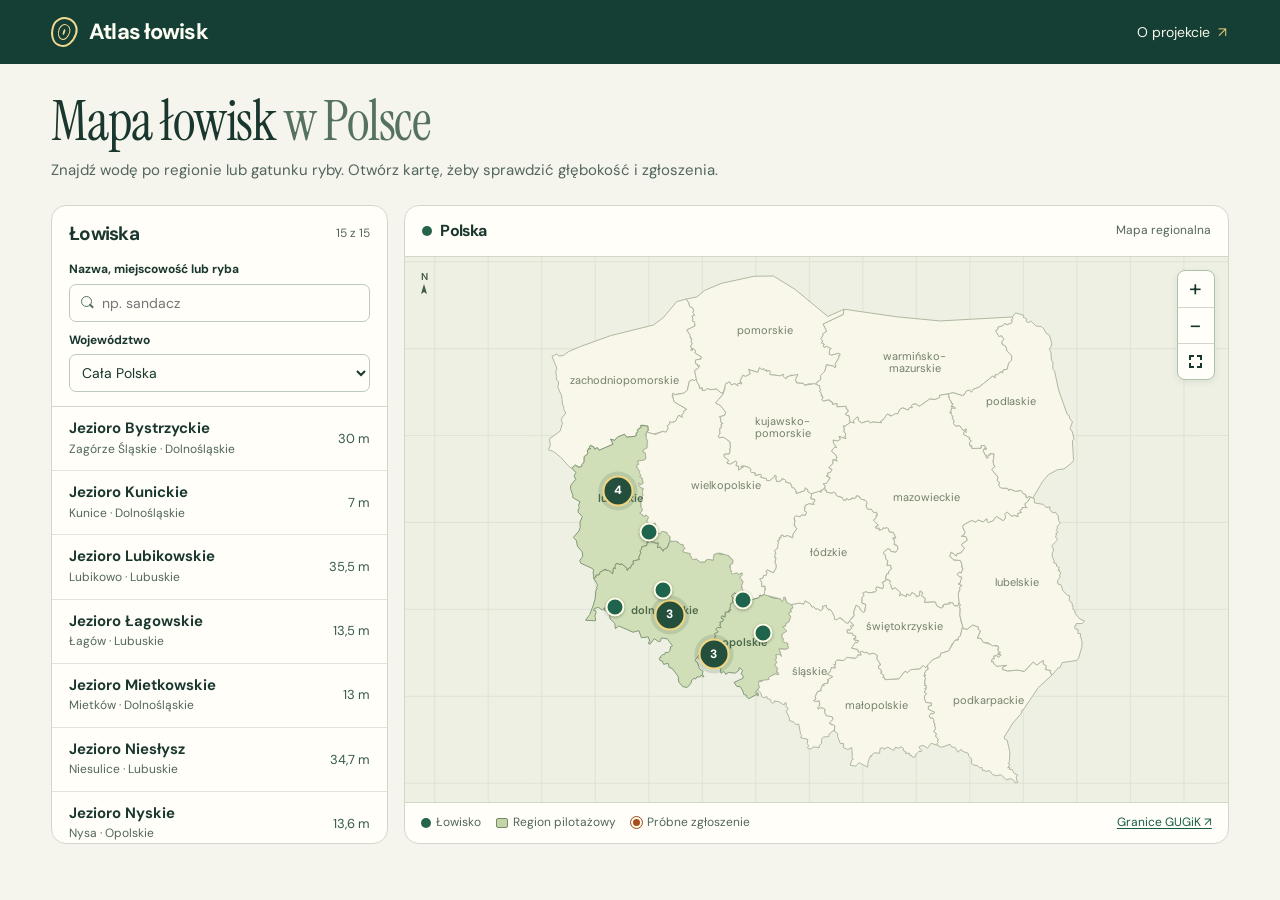
<file: Atlas_lowisk.html>
<!doctype html>
<html lang="pl">
<head>
  <meta charset="utf-8">
  <meta name="viewport" content="width=device-width, initial-scale=1">
  <meta name="theme-color" content="#123e35">
  <title>Atlas łowisk • Mapa Polski</title>
  <link rel="icon" href="data:,">
  <style>
@font-face {
  font-family: "DM Sans";
  src: url("[data-uri]") format("woff");
  font-weight: 100 1000;
  font-display: swap;
}

@font-face {
  font-family: "Instrument Serif";
  src: url("[data-uri]") format("woff");
  font-weight: 400;
  font-display: swap;
}

:root {
  --paper: #f6f5ed;
  --card: #fffef8;
  --ink: #19372e;
  --muted: #52665a;
  --line: #d2d8c9;
  --green: #174d3d;
  --serif: "Instrument Serif",Georgia,serif;
  --sans: "DM Sans",Arial,sans-serif;
}

* {
  box-sizing: border-box;
}

body {
  margin: 0;
  background: var(--paper);
  color: var(--ink);
  font: 16px/1.48 var(--sans);
}

button,input,select {
  font: inherit;
  color: inherit;
}

button,select,summary {
  cursor: pointer;
}

button:focus-visible,a:focus-visible,select:focus-visible,input:focus-visible,summary:focus-visible {
  outline: 3px solid #be6529;
  outline-offset: 3px;
}

a {
  color: #185b49;
  text-underline-offset: .16em;
}

button:disabled {
  opacity: .55;
  cursor: default;
}

.wrap {
  width: min(1450px,calc(100% - 8vw));
  margin: auto;
}

.site-header {
  background: #153f34;
  color: #fffef4;
}

.nav {
  min-height: 64px;
  display: flex;
  align-items: center;
  justify-content: space-between;
}

.brand {
  display: flex;
  align-items: center;
  gap: 12px;
  font-weight: 720;
  letter-spacing: -.04em;
  font-size: 22px;
}

.mark {
  position: relative;
  display: inline-block;
  width: 26px;
  height: 30px;
  border: 2px solid #f1d992;
  border-radius: 50% 50% 46% 46% / 43% 43% 57% 57%;
  transform: rotate(18deg);
}

.mark i {
  position: absolute;
  inset: 5px;
  border: 1.5px solid #f1d992;
  border-radius: inherit;
}

.mark i:before {
  content: "";
  position: absolute;
  inset: 4px;
  border: 1.5px solid #f1d992;
  border-radius: 50%;
}

.nav-link {
  font-size: 14px;
  color: #f7f7eb;
  border: 0;
  background: transparent;
  padding: 10px 2px;
}

.nav-link span {
  color: #e4c67c;
  margin-left: 4px;
}

.intro {
  padding: 30px 0 24px;
}

.intro h1 {
  font: 400 clamp(43px,4.3vw,66px)/1.01 var(--serif);
  letter-spacing: -.022em;
  margin: 0 0 9px;
}

.intro h1 em {
  font-family: inherit;
  font-style: normal;
  color: #557260;
}

.intro p {
  margin: 0;
  font-size: 15px;
  color: var(--muted);
}

.dashboard {
  display: grid;
  grid-template-columns: minmax(278px,337px) minmax(0,1fr);
  gap: 16px;
  align-items: stretch;
}

.directory,.map-panel {
  border: 1px solid var(--line);
  background: var(--card);
  border-radius: 15px;
  overflow: hidden;
}

.directory {
  display: flex;
  flex-direction: column;
  height: clamp(525px,71vh,730px);
}

.section-head,.filter-box {
  padding: 14px 17px;
}

.section-head {
  display: flex;
  align-items: center;
  justify-content: space-between;
  padding-bottom: 5px;
}

.section-head h2,.map-top h2 {
  font-size: 19px;
  font-weight: 690;
  letter-spacing: -.04em;
  margin: 0;
}

.section-head span {
  font-size: 12px;
  color: var(--muted);
}

.filter-box {
  display: grid;
  gap: 5px;
  padding-top: 8px;
  border-bottom: 1px solid var(--line);
}

label {
  font-size: 12px;
  font-weight: 700;
}

.filter-box label:not(:first-child) {
  margin-top: 5px;
}

input,select {
  width: 100%;
  border: 1px solid #bdcaba;
  border-radius: 7px;
  background: #fffef9;
  height: 38px;
  font-size: 14px;
}

select {
  padding: 5px 8px;
}

.search-wrap {
  position: relative;
}

.search-wrap input {
  padding: 5px 12px 5px 32px;
}

.glass {
  position: absolute;
  left: 12px;
  top: 12px;
  width: 11px;
  height: 11px;
  border: 1.5px solid #557163;
  border-radius: 50%;
}

.glass:after {
  position: absolute;
  content: "";
  height: 1.5px;
  width: 5px;
  background: #557163;
  transform: rotate(45deg);
  top: 8px;
  left: 7px;
}

.lake-list {
  overflow: auto;
  flex: 1;
  scrollbar-width: thin;
  scrollbar-color: #a4b5a0 transparent;
}

.lake-row {
  display: grid;
  grid-template-columns: 1fr auto;
  align-items: center;
  gap: 8px;
  width: 100%;
  padding: 12px 17px;
  background: none;
  border: 0;
  border-bottom: 1px solid #e1e5d8;
  text-align: left;
}

.lake-row:hover,.lake-row:focus-visible {
  background: #eaf0dd;
}

.lake-row b,.lake-row small {
  display: block;
}

.lake-row b {
  font-size: 15px;
  font-weight: 670;
  line-height: 1.22;
}

.lake-row small {
  color: var(--muted);
  font-size: 12px;
  margin-top: 3px;
}

.depth-mini {
  font-variant-numeric: tabular-nums;
  font-size: 13px;
  color: #355b4c;
}

.empty {
  padding: 14px 17px;
}

.empty p {
  margin-top: 0;
}

.map-panel {
  display: flex;
  flex-direction: column;
  min-width: 0;
}

.map-top {
  display: flex;
  align-items: center;
  justify-content: space-between;
  padding: 12px 17px;
  min-height: 50px;
}

.map-top>div {
  display: flex;
  align-items: center;
  gap: 8px;
}

.map-top h2 {
  font-size: 16px;
}

.live-dot,.water-dot {
  display: inline-block;
  width: 10px;
  height: 10px;
  border-radius: 50%;
  background: #24644d;
}

.coord-label,.map-key {
  font-size: 12px;
  color: var(--muted);
}

.map {
  position: relative;
  isolation: isolate;
  flex: 1;
  background: #edf0e3;
  min-height: 355px;
  overflow: hidden;
  touch-action: none;
  cursor: grab;
  border-block: 1px solid var(--line);
}

.map.dragging {
  cursor: grabbing;
}

.map canvas,.pins {
  position: absolute;
  inset: 0;
  width: 100%;
  height: 100%;
}

.pins {
  pointer-events: none;
}

.pin {
  touch-action: manipulation;
  position: absolute;
  pointer-events: auto;
  transform: translate(-50%,-50%);
  border: 2px solid #fffbe7;
  border-radius: 100%;
  background: #1f644c;
  box-shadow: 0 1px 3px #233c2b6b;
  width: 19px;
  height: 19px;
  padding: 0;
  color: #fff;
  font-size: 12px;
  font-weight: 750;
  display: grid;
  place-items: center;
}

.pin:before {
  content: "";
  position: absolute;
  inset: -7px;
  border-radius: 50%;
}

.pin.cluster {
  width: 31px;
  height: 31px;
  background: #234f3c;
  border: 2px solid #f2d681;
  box-shadow: 0 0 0 4px #315b3d29;
}

.pin:hover,.pin:focus-visible {
  z-index: 3;
  box-shadow: 0 0 0 5px #b7a45178;
}

.map-tools {
  position: absolute;
  right: 13px;
  top: 13px;
  display: grid;
  background: var(--card);
  border: 1px solid #b1c2ac;
  border-radius: 8px;
  overflow: hidden;
  box-shadow: 0 2px 7px #233c2b15;
}

.map-tools button {
  border: 0;
  background: transparent;
  width: 36px;
  height: 36px;
  font-size: 23px;
  display: grid;
  place-items: center;
  line-height: 1;
}

.map-tools button+button {
  border-top: 1px solid var(--line);
}

.map-tools button:hover {
  background: #e6eddf;
}

.fit-icon {
  width: 13px;
  height: 13px;
  display: block;
  background: linear-gradient(var(--ink),var(--ink)) left top/5px 2px,linear-gradient(var(--ink),var(--ink)) left top/2px 5px,linear-gradient(var(--ink),var(--ink)) right top/5px 2px,linear-gradient(var(--ink),var(--ink)) right top/2px 5px,linear-gradient(var(--ink),var(--ink)) left bottom/5px 2px,linear-gradient(var(--ink),var(--ink)) left bottom/2px 5px,linear-gradient(var(--ink),var(--ink)) right bottom/5px 2px,linear-gradient(var(--ink),var(--ink)) right bottom/2px 5px;
  background-repeat: no-repeat;
}

.map-key {
  padding: 11px 16px;
  display: flex;
  align-items: center;
  gap: 15px;
  flex-wrap: wrap;
}

.map-key span {
  display: inline-flex;
  align-items: center;
  gap: 5px;
}

.map-key a {
  margin-left: auto;
}

.sector {
  width: 12px;
  height: 10px;
  background: #c4d6a9;
  border: 1px solid #788965;
  border-radius: 2px;
}

.status {
  color: #81501f;
  font-size: 14px;
  margin: 10px 0 15px;
}

.status:empty {
  display: none;
}

dialog {
  padding: 0;
  border: 1px solid #ccd3c5;
  border-radius: 17px;
  background: var(--card);
  color: var(--ink);
  width: min(530px,calc(100% - 28px));
  max-height: 90dvh;
  box-shadow: 0 18px 65px #123a2d3b;
}

dialog::backdrop {
  background: rgba(17,42,32,.48);
}

.dialog-top {
  display: flex;
  align-items: center;
  justify-content: space-between;
  padding: 12px 21px;
  border-bottom: 1px solid var(--line);
}

.dialog-label {
  font-size: 13px;
  font-weight: bold;
}

.close {
  width: 34px;
  height: 34px;
  border-radius: 50%;
  border: 1px solid var(--line);
  background: var(--card);
  font-size: 23px;
  line-height: 1;
}

.detail-body {
  padding: 20px 24px 23px;
}

.detail-body h2 {
  font: 400 43px/1.02 var(--serif);
  letter-spacing: -.015em;
  margin: 5px 0;
}

.detail-body h3 {
  margin: 0;
  font-size: 14px;
}

.detail-body>p {
  margin-top: 10px;
}

.region-name,.town-name {
  font-size: 14px;
  color: var(--muted);
  margin: 0!important;
}

.facts {
  display: grid;
  grid-template-columns: .9fr 1.2fr;
  gap: 12px;
  margin: 18px 0;
  background: #edf1e2;
  padding: 15px;
  border-radius: 10px;
}

.facts h3 {
  font-size: 12px;
  color: #385647;
}

.facts strong {
  display: block;
  font: 400 39px/1.1 var(--serif);
  margin-top: 5px;
}

.fish {
  display: flex;
  flex-wrap: wrap;
  gap: 4px;
  list-style: none;
  padding: 0;
  margin: 7px 0 0;
}

.fish li {
  font-size: 12px;
  padding: 2px 6px;
  border-radius: 5px;
  border: 1px solid #c5d3b8;
  background: #fafbec;
}

.report-heading {
  display: flex;
  align-items: center;
  justify-content: space-between;
  gap: 8px;
}

.test-badge {
  background: #f4e6c5;
  color: #714716;
  border-radius: 12px;
  font-size: 11px;
  padding: 3px 8px;
  font-weight: bold;
}

.reports p,.sources,.detail-body>p {
  font-size: 14px;
}

.reports p {
  margin: 8px 0;
  color: var(--muted);
}

.primary,.secondary {
  border-radius: 7px;
  border: 1px solid #34634f;
  padding: 8px 12px;
  font-size: 13px;
  font-weight: 650;
  background: var(--green);
  color: #fff;
}

.secondary {
  background: transparent;
  color: var(--green);
}

#report-actions {
  display: flex;
  gap: 8px;
  flex-wrap: wrap;
}

.reports .feedback {
  color: #735029;
}

.sources {
  margin-top: 18px;
  padding-top: 10px;
  border-top: 1px solid var(--line);
}

.sources summary {
  font-weight: 650;
}

.sources ul {
  padding-left: 18px;
  margin-block: 8px;
}

.sources p {
  color: var(--muted);
  margin: 0;
}

#about-dialog p {
  line-height: 1.5;
}

@media(max-width:860px) {
  .wrap {
    width: calc(100% - 34px);
  }
  .dashboard {
    grid-template-columns: 255px minmax(0,1fr);
    gap: 10px;
  }
  .map-key {
    gap: 8px;
  }
  .map-key a {
    margin-left: 0;
  }
  .map-tools {
    right: 8px;
    top: 8px;
  }
  .intro {
    padding: 23px 0 18px;
  }
}

@media(max-width:695px) {
  .wrap {
    width: calc(100% - 24px);
  }
  .nav {
    min-height: 52px;
  }
  .brand {
    font-size: 19px;
  }
  .mark {
    height: 24px;
    width: 21px;
  }
  .intro {
    padding: 18px 0 14px;
  }
  .intro h1 {
    font-size: 41px;
  }
  .intro p {
    font-size: 13px;
    line-height: 1.4;
  }
  .dashboard {
    display: flex;
    flex-direction: column;
  }
  .directory {
    display: contents;
  }
  .section-head {
    order: 3;
    padding: 4px 3px;
  }
  .filter-box {
    order: 1;
    display: grid;
    grid-template-columns: 1.08fr .92fr;
    column-gap: 9px;
    row-gap: 3px;
    border: 0;
    padding: 0;
  }
  .filter-box label:first-child {
    grid-column: 1;
    grid-row: 1;
  }
  .filter-box .search-wrap {
    grid-column: 1;
    grid-row: 2;
  }
  .filter-box label[for=region] {
    grid-column: 2;
    grid-row: 1;
    margin: 0;
  }
  .filter-box select {
    grid-column: 2;
    grid-row: 2;
  }
  .map-panel {
    order: 2;
  }
  .lake-list {
    order: 4;
    border: 1px solid var(--line);
    border-radius: 10px;
    background: var(--card);
    margin-bottom: 15px;
    overflow: visible;
  }
  .map {
    height: clamp(272px,41vh,380px);
    min-height: 0;
    flex: auto;
  }
  .map-top {
    min-height: 36px;
    padding: 6px 11px;
  }
  .map-key {
    padding: 6px 9px;
    font-size: 10px;
    gap: 8px;
  }
  .map-key a {
    margin-left: auto;
  }
  .coord-label {
    font-size: 11px;
  }
  .lake-row {
    padding: 12px 13px;
  }
  .detail-body {
    padding: 16px;
  }
  .detail-body h2 {
    font-size: 36px;
  }
  .facts {
    padding: 12px;
    gap: 8px;
  }
  .nav-link {
    font-size: 13px;
  }
}

.notice-dot {
  width: 11px;
  height: 11px;
  border: 2px solid #fffbe7;
  border-radius: 50%;
  background: #a64e1e;
  outline: 1px solid #98491c;
}

.pin.with-report {
  background: #9a451d;
  box-shadow: 0 0 0 3px #e3a85c77;
}

.lake-row .notice-label {
  color: #8b431f;
  font-weight: 650;
}

.own-note {
  font-size: 13px;
  color: #516454;
}

.demo-role {
  display: flex;
  align-items: center;
  gap: 10px;
  margin-top: 10px;
}

.demo-role select {
  width: auto;
  height: 32px;
}

</style>
  
  
</head>
<body>
<header class="site-header">
  <div class="wrap nav">
    <div class="brand"><span class="mark" aria-hidden="true"><i></i></span><span>Atlas łowisk</span></div>
    <button id="about-open" class="nav-link">O projekcie <span aria-hidden="true">↗</span></button>
  </div>
</header>
<main class="wrap">
  <div class="intro">
    <h1>Mapa łowisk <em>w Polsce</em></h1>
    <p>Znajdź wodę po regionie lub gatunku ryby. Otwórz kartę, żeby sprawdzić głębokość i zgłoszenia.</p>
  </div>
  <div class="dashboard">
    <section class="directory" aria-labelledby="directory-title">
      <div class="section-head"><h2 id="directory-title">Łowiska</h2><span id="result-count" aria-live="polite"></span></div>
      <div class="filter-box">
        <label for="search">Nazwa, miejscowość lub ryba</label>
        <div class="search-wrap"><span class="glass" aria-hidden="true"></span><input type="search" id="search" placeholder="np. sandacz" autocomplete="off"></div>
        <label for="region">Województwo</label>
        <select id="region"><option value="">Cała Polska</option></select>
      </div>
      <div id="lake-list" class="lake-list"></div>
    </section>
    <section class="map-panel" aria-label="Interaktywna mapa łowisk">
      <div class="map-top"><div><span class="live-dot" aria-hidden="true"></span><h2 id="map-title">Polska</h2></div><span class="coord-label">Mapa regionalna</span></div>
      <div id="map" class="map" aria-label="Mapa województw. Te same łowiska są dostępne na liście.">
        <canvas id="geography" aria-hidden="true"></canvas>
        <div id="pins" class="pins"></div>
        <div class="map-tools"><button id="zoom-in" aria-label="Powiększ mapę" title="Powiększ">+</button><button id="zoom-out" aria-label="Pomniejsz mapę" title="Pomniejsz">−</button><button id="map-home" aria-label="Pokaż całą Polskę" title="Cała Polska"><span class="fit-icon" aria-hidden="true"></span></button></div>
      </div>
      <div class="map-key"><span><i class="water-dot"></i> Łowisko</span><span><i class="sector"></i> Region pilotażowy</span><span><i class="notice-dot"></i> Próbne zgłoszenie</span><a href="https://github.com/waszkiewiczja/GeoJSON-Polska-Wojewodztwa-Powiaty-Gminy" target="_blank" rel="noreferrer">Granice GUGiK ↗</a></div>
    </section>
  </div>
  <p id="app-status" class="status" role="status"></p>
</main>
<dialog id="lake-dialog" aria-labelledby="detail-name">
  <div class="dialog-top"><span class="dialog-label">Karta łowiska</span><button class="close" data-close aria-label="Zamknij kartę łowiska">×</button></div>
  <div class="detail-body">
    <p id="detail-region" class="region-name"></p><h2 id="detail-name"></h2><p id="detail-town" class="town-name"></p>
    <div class="facts"><div><h3>Głębokość maksymalna</h3><strong id="detail-depth"></strong></div><div><h3>Gatunki ryb</h3><ul id="detail-fish" class="fish"></ul></div></div>
    <section class="reports" aria-labelledby="report-heading"><div class="report-heading"><h3 id="report-heading">Zgłoszenia kontroli</h3><span class="test-badge">Tryb testowy</span></div><p id="report-intro"></p><div id="report-actions"></div><p id="report-status" class="feedback" aria-live="polite"></p></section>
    <details class="sources"><summary>Źródła danych o łowisku</summary><ul id="detail-sources"></ul><p>Głębokość podajemy według wskazanego źródła. Poziom wody może się zmieniać.</p></details>
  </div>
</dialog>
<dialog id="about-dialog" aria-labelledby="about-heading">
  <div class="dialog-top"><span class="dialog-label">Projekt szkolny</span><button class="close" data-close aria-label="Zamknij informacje o projekcie">×</button></div>
  <div class="detail-body"><h2 id="about-heading">O atlasie</h2><p>Atlas obejmuje 15 łowisk w województwach dolnośląskim, opolskim i lubuskim. Wybierz region na mapie lub w filtrze. Liczba w znaczniku oznacza kilka pobliskich łowisk. Kliknij ją, by je rozdzielić.</p><p>W module próbnych kontroli używamy fikcyjnych zdarzeń przypisanych do całego akwenu. Wpis wygasa po dwóch godzinach. Dwóch niezależnych testerów może ukryć błędny wpis, oznaczając go jako pomyłkę.</p><p id="about-mode"></p><p><a href="https://docs.google.com/document/d/19-anXV_sCFhmBsD43IFtxT1gCtv0Eo87KuHjEX9sEw0/edit?usp=drivesdk" target="_blank" rel="noreferrer">Cel SMART i rejestr ryzyk ↗</a></p></div>
</dialog>
<script>window.ATLAS_PREVIEW = {"lakes":[{"id":"mietkowskie","name":"Jezioro Mietkowskie","region":"dolnośląskie","town":"Mietków","lat":50.95616,"lon":16.61845,"depth":13,"fish":["sandacz","leszcz","karp","lin","szczupak","okoń"],"sources":[["Wody Polskie • głębokość i ryby","https://wroclaw.wody.gov.pl/images/Aktualnosci/2024/Wykaz_Obiektw_udostpnionych_do_zwiedzania_RZGW_we_Wrocawiu_-_Aktywni_Bkitni_2023-2024.pdf"],["Stanica PZW Mietków • ryby","https://mietkow.pzw.wroclaw.pl/wedkarstwo/"],["Polskie Łowiska • położenie","https://polskielowiska.pl/wody/zbiornik-mietkow-wroclawiu"]]},{"id":"slup","name":"Zbiornik Słup","region":"dolnośląskie","town":"Męcinka","lat":51.09683,"lon":16.12469,"depth":21,"fish":["amur","boleń","karaś","karp"],"sources":[["Powiat Jaworski • głębokość","https://www.spjawor-bip.pbox.pl/public/get_file.php?id=189574"],["Fishster • ryby","https://fishster.pl/lowiska/zbiornik-slup-635"],["Polskie Łowiska • położenie","https://polskielowiska.pl/wody/zbiornik-s-up-legnicy"]]},{"id":"kunickie","name":"Jezioro Kunickie","region":"dolnośląskie","town":"Kunice","lat":51.22489,"lon":16.26234,"depth":7,"fish":["leszcz","okoń","szczupak","sandacz"],"sources":[["Gmina Kunice • głębokość i ryby","https://www.kunice.pl/2019/07/02/jezioro-kunickie/"],["Polskie Łowiska • położenie","https://polskielowiska.pl/wody/kunice"]]},{"id":"zlotnickie","name":"Jezioro Złotnickie","region":"dolnośląskie","town":"Złotniki Lubańskie","lat":51.02329,"lon":15.36493,"depth":22,"fish":["sandacz","szczupak","okoń","leszcz","lin"],"sources":[["Polskie Łowiska • opis akwenu i położenie","https://polskielowiska.pl/wody/zlotnickie"]]},{"id":"bystrzyckie","name":"Jezioro Bystrzyckie","region":"dolnośląskie","town":"Zagórze Śląskie","lat":50.75177,"lon":16.42757,"depth":30,"fish":["szczupak","sandacz","okoń","leszcz"],"sources":[["Polskie Łowiska • opis akwenu i położenie","https://polskielowiska.pl/wody/jezioro-bystrzyckie-w-zagorzu-slaskim-iv1-obwod-rybacki-rzeki-bystrzyca-nr-1"]]},{"id":"turawskie","name":"Jezioro Turawskie","region":"opolskie","town":"Turawa","lat":50.72547,"lon":18.1325,"depth":13,"fish":["leszcz","krąp","sandacz","szczupak","okoń"],"sources":[["PZW • głębokość i ryby","https://kielce.pzw.pl/strefa-wedkarza/lowiska-i-wody-pzw/13-zbiornik-turawa_zhLjiU9kH9f3zPNG4W7m"],["Wędkownik • położenie","https://wedkownik.pl/jeziora/jezioro-turawskie-pl-16/"]]},{"id":"nyskie","name":"Jezioro Nyskie","region":"opolskie","town":"Nysa","lat":50.45392,"lon":17.26022,"depth":13.6,"fish":["leszcz","sandacz","szczupak","sum","lin"],"sources":[["PZW • głębokość i ryby","https://om.pzw.pl/strefa-wedkarza/lowiska-i-wody-pzw/15-zbiornik-nysa_GKiyFGBDTGCKlWS7Vgxw"],["Wędkownik • położenie","https://wedkownik.pl/jeziora/jezioro-nyskie-pl-16/"]]},{"id":"otmuchowskie","name":"Jezioro Otmuchowskie","region":"opolskie","town":"Otmuchów","lat":50.46502,"lon":17.11965,"depth":18.4,"fish":["karaś","karp","leszcz","okoń"],"sources":[["Fishster • głębokość i ryby","https://fishster.pl/lowiska/jezioro-otmuchowskie-604"],["Wędkownik • położenie","https://wedkownik.pl/jeziora/jezioro-otmuchowskie-pl-16/"]]},{"id":"michalice","name":"Zbiornik Michalice","region":"opolskie","town":"Namysłów","lat":51.10879,"lon":17.75757,"depth":3,"fish":["szczupak","lin","płoć","leszcz","sandacz"],"sources":[["PZW • głębokość i ryby","https://opole.pzw.pl/strefa-wedkarza/lowiska-i-wody-pzw/16-zbiornik-michalice_3cyUX4qmERyhbvYgCpj6"],["HardFish • położenie","https://hardfish.pl/lowiska/pzw/zbiornik-michalice"]]},{"id":"nowaki","name":"Zbiornik Nowaki","region":"opolskie","town":"Pakosławice","lat":50.53607,"lon":17.25554,"depth":7,"fish":["karp","amur","leszcz","okoń","sandacz"],"sources":[["Przewodnik PZW • głębokość i ryby","https://opole.pzw.pl/brepo/panel_repo/2023/06/24/xnvjy7/opolskie-kwitnace-wedkarstwo.pdf"],["fishRadar • położenie","https://fishradar.pl/lowiska/opolskie/nowaki-zbiornik"]]},{"id":"lagowskie","name":"Jezioro Łagowskie","region":"lubuskie","town":"Łagów","lat":52.32939,"lon":15.28894,"depth":13.5,"fish":["szczupak","okoń","lin","leszcz"],"sources":[["Plan ochrony parku • głębokość","https://www.zpkwl.gorzow.pl/phocadownload/plany_ochrony/lspk/Plan_Ochrony_agowsko-Sulciskiego_Parku_Krajobrazowego_Etap_II.pdf"],["Polskie Łowiska • ryby i położenie","https://polskielowiska.pl/wody/lagowskie"]]},{"id":"trzesniowskie","name":"Jezioro Trześniowskie","region":"lubuskie","town":"Łagów","lat":52.35402,"lon":15.29942,"depth":58.8,"fish":["szczupak","okoń","lin","płoć"],"sources":[["Plan ochrony parku • głębokość","https://www.zpkwl.gorzow.pl/phocadownload/plany_ochrony/lspk/Plan_Ochrony_agowsko-Sulciskiego_Parku_Krajobrazowego_Etap_II.pdf"],["Polskie Łowiska • ryby i położenie","https://polskielowiska.pl/wody/trzesniowskie-ciecz"]]},{"id":"nieslysz","name":"Jezioro Niesłysz","region":"lubuskie","town":"Niesulice","lat":52.23188,"lon":15.39615,"depth":34.7,"fish":["sielawa","węgorz","szczupak","lin","leszcz"],"sources":[["Opracowanie naukowe • głębokość","https://bibliotekanauki.pl/articles/450622.pdf"],["Kormoran Niesulice • ryby","https://www.kormoran-niesulice.pl/osrodek/wedkarstwo/"],["Polskie Łowiska • położenie","https://polskielowiska.pl/wody/jezioro-nieslysz"]]},{"id":"slawskie","name":"Jezioro Sławskie","region":"lubuskie","town":"Sława","lat":51.88914,"lon":16.00825,"depth":12.3,"fish":["sandacz","szczupak","leszcz","okoń"],"sources":[["Opracowanie naukowe • głębokość","https://bibliotekanauki.pl/articles/450622.pdf"],["Polskie Łowiska • ryby i położenie","https://polskielowiska.pl/wody/jezioro-slawskie"]]},{"id":"lubikowskie","name":"Jezioro Lubikowskie","region":"lubuskie","town":"Lubikowo","lat":52.52946,"lon":15.67775,"depth":35.5,"fish":["szczupak","sandacz","okoń","leszcz"],"sources":[["Opracowanie naukowe • głębokość","https://bibliotekanauki.pl/articles/450622.pdf"],["Polskie Łowiska • ryby","https://polskielowiska.pl/wody/lubikowskie-gorzowie-wlkp"],["Wędkownik • położenie","https://wedkownik.pl/jeziora/jezioro-lubikowskie-pl-08/"]]}],"regions":[{"name":"zachodniopomorskie","rings":[[[16.6985,54.5701],[16.5225,54.5407],[16.2731,54.3573],[16.0888,54.2717],[15.2845,54.1485],[14.7262,54.0245],[14.5034,53.9655],[14.4024,53.9194],[14.3163,53.9157],[14.2804,53.9376],[14.1924,53.9121],[14.2837,53.7724],[14.267,53.7535],[14.2668,53.6987],[14.2837,53.6826],[14.2708,53.6668],[14.2839,53.6344],[14.3169,53.6181],[14.3026,53.5534],[14.3713,53.4564],[14.3903,53.3537],[14.4154,53.3244],[14.4068,53.3087],[14.4496,53.2595],[14.3773,53.2018],[14.3663,53.172],[14.3873,53.1424],[14.3454,53.0517],[14.1437,52.9614],[14.1616,52.8881],[14.1234,52.8361],[14.2175,52.8169],[14.3525,52.7507],[14.517,52.639],[14.564,52.6247],[14.6289,52.6599],[14.722,52.6326],[14.7916,52.6971],[14.7938,52.758],[14.8644,52.7912],[14.851,52.8281],[14.8733,52.8338],[14.8657,52.8473],[14.9198,52.8468],[14.8905,52.8607],[14.9095,52.8873],[14.9783,52.8661],[14.9908,52.8425],[15.0391,52.861],[15.0718,52.8306],[15.3327,52.8993],[15.2878,52.958],[15.3599,52.9442],[15.4197,52.9833],[15.5469,53.0145],[15.588,52.9811],[15.7416,52.991],[15.7701,53.0002],[15.7624,53.0256],[15.802,53.0441],[15.7824,53.0611],[15.8216,53.0652],[15.8115,53.0844],[15.86,53.0937],[15.8482,53.1152],[15.8753,53.1211],[15.9818,53.1096],[15.9897,53.0563],[15.9625,53.0414],[16.0835,53.0145],[16.2709,53.0492],[16.3169,53.0367],[16.3642,53.0822],[16.346,53.1124],[16.3906,53.131],[16.3992,53.1637],[16.4248,53.1486],[16.4996,53.1633],[16.5594,53.2332],[16.6257,53.2086],[16.6226,53.239],[16.6578,53.2666],[16.6513,53.2806],[16.7134,53.3016],[16.4751,53.3881],[16.4442,53.4522],[16.4639,53.4573],[16.4362,53.4606],[16.4541,53.4884],[16.4901,53.4703],[16.652,53.487],[16.722,53.5221],[16.7582,53.6241],[16.8261,53.6434],[16.8491,53.6272],[16.8922,53.6559],[16.8577,53.7471],[16.9307,53.7772],[16.9482,53.8051],[16.9095,53.8018],[16.9086,53.8214],[16.8728,53.8296],[16.8726,53.8686],[16.9763,53.8798],[16.9821,53.9049],[16.8623,53.9509],[16.8768,53.9715],[16.8422,53.9979],[16.818,54.0038],[16.8134,53.9792],[16.79,53.9814],[16.8014,54.004],[16.7831,54.0241],[16.8119,54.0617],[16.7923,54.0792],[16.8046,54.1161],[16.779,54.1192],[16.7736,54.1535],[16.7119,54.2142],[16.8651,54.261],[16.8543,54.3076],[16.8139,54.3186],[16.8281,54.3458],[16.8078,54.3705],[16.8586,54.3826],[16.8244,54.4157],[16.8411,54.4384],[16.8275,54.4648],[16.764,54.4861],[16.7475,54.5304],[16.6985,54.5701]]]},{"name":"lubuskie","rings":[[[15.2667,51.4417],[15.3337,51.4099],[15.3394,51.4741],[15.3793,51.4702],[15.3671,51.4929],[15.3943,51.5291],[15.4823,51.513],[15.4877,51.5276],[15.595,51.4697],[15.5861,51.4518],[15.6013,51.4478],[15.6346,51.4788],[15.6548,51.4722],[15.6789,51.5124],[15.714,51.5174],[15.7069,51.5561],[15.8236,51.5727],[15.8158,51.6029],[15.8562,51.6573],[15.8343,51.6722],[15.8656,51.6926],[15.8718,51.7207],[15.9632,51.7337],[15.9687,51.7684],[16.0086,51.7757],[15.9719,51.7825],[15.9792,51.8023],[16.029,51.8024],[16.0352,51.7817],[16.1332,51.7591],[16.1778,51.764],[16.16,51.7118],[16.2176,51.7146],[16.2676,51.6667],[16.2694,51.6847],[16.3476,51.7091],[16.3833,51.7704],[16.4168,51.7828],[16.3886,51.7912],[16.4005,51.8378],[16.3351,51.8711],[16.3515,51.8807],[16.2521,51.9005],[16.2149,51.8698],[16.1033,51.8932],[16.1382,51.9255],[16.1229,51.9931],[16.01,51.9815],[15.965,52.0178],[15.9998,52.06],[15.9414,52.0885],[15.9245,52.0675],[15.8341,52.1085],[15.875,52.1305],[15.8836,52.1559],[15.8584,52.169],[15.8513,52.2556],[15.8919,52.3103],[15.8813,52.3522],[15.9003,52.3909],[15.8436,52.4029],[15.8041,52.4434],[15.8267,52.4514],[15.846,52.4314],[15.8966,52.4516],[15.8771,52.5108],[15.835,52.5292],[15.8584,52.544],[15.8247,52.5671],[15.8319,52.5876],[15.7763,52.6379],[15.7861,52.6677],[15.814,52.6678],[15.7953,52.7085],[15.9074,52.7149],[15.947,52.7337],[15.9346,52.8014],[15.8932,52.8128],[15.9018,52.8353],[15.9741,52.859],[15.9614,52.8693],[15.9797,52.8809],[15.9676,52.8988],[15.9798,52.9337],[15.9494,52.9985],[15.9554,53.0403],[15.9897,53.0563],[15.9818,53.1096],[15.8482,53.1152],[15.86,53.0937],[15.7824,53.0611],[15.802,53.0441],[15.7624,53.0256],[15.7701,53.0002],[15.7416,52.991],[15.588,52.9811],[15.5469,53.0145],[15.4197,52.9833],[15.3599,52.9442],[15.2878,52.958],[15.3327,52.8993],[15.0718,52.8306],[15.0391,52.861],[14.9908,52.8425],[14.9783,52.8661],[14.9095,52.8873],[14.8905,52.8607],[14.9198,52.8468],[14.8657,52.8473],[14.8733,52.8338],[14.851,52.8281],[14.8644,52.7912],[14.7938,52.758],[14.7916,52.6971],[14.7501,52.6653],[14.7492,52.6444],[14.6916,52.6331],[14.6289,52.6599],[14.564,52.6247],[14.6381,52.5744],[14.6051,52.5355],[14.6354,52.4964],[14.5476,52.4317],[14.535,52.3935],[14.5849,52.3065],[14.5758,52.2886],[14.7149,52.2368],[14.6854,52.1924],[14.7053,52.1735],[14.6791,52.1435],[14.6816,52.1167],[14.7584,52.0674],[14.714,52.0037],[14.7194,51.942],[14.6936,51.9013],[14.5896,51.8265],[14.6463,51.7943],[14.6681,51.7258],[14.7578,51.6611],[14.7651,51.6078],[14.7112,51.5627],[14.7291,51.5314],[14.9525,51.4684],[14.9742,51.4419],[14.9586,51.4312],[14.9742,51.364],[15.0089,51.3644],[15.0179,51.3935],[15.0712,51.397],[15.0851,51.4252],[15.187,51.464],[15.2009,51.4461],[15.2667,51.4417]]]},{"name":"dolnośląskie","rings":[[[16.6399,51.735],[16.6351,51.749],[16.583,51.7508],[16.5767,51.7686],[16.54,51.7671],[16.5405,51.7815],[16.4162,51.7849],[16.3833,51.7704],[16.3476,51.7091],[16.2694,51.6847],[16.2676,51.6667],[16.2176,51.7146],[16.16,51.7118],[16.1778,51.764],[16.1332,51.7591],[16.0352,51.7817],[16.029,51.8024],[15.9792,51.8023],[15.9719,51.7825],[16.0086,51.7757],[15.9687,51.7684],[15.9632,51.7337],[15.8718,51.7207],[15.8656,51.6926],[15.8343,51.6722],[15.8562,51.6573],[15.8158,51.6029],[15.8236,51.5727],[15.7069,51.5561],[15.714,51.5174],[15.6789,51.5124],[15.6548,51.4722],[15.6346,51.4788],[15.6013,51.4478],[15.5861,51.4518],[15.595,51.4697],[15.4877,51.5276],[15.4823,51.513],[15.3943,51.5291],[15.3671,51.4929],[15.3793,51.4702],[15.3394,51.4741],[15.3274,51.4077],[15.252,51.449],[15.2009,51.4461],[15.2019,51.4633],[15.0933,51.4295],[15.0712,51.397],[15.0179,51.3935],[15.0089,51.3644],[14.965,51.3618],[15.0329,51.2944],[15.0418,51.2742],[15.0233,51.2501],[15.0379,51.244],[15.0109,51.2141],[14.9978,51.1228],[14.9647,51.0501],[14.8966,50.9406],[14.8193,50.8742],[15.0021,50.869],[15.0056,50.9061],[14.9895,50.9216],[15.0173,50.9668],[15.0057,50.9863],[14.9682,50.99],[14.9854,51.0108],[15.0577,51.0225],[15.1361,50.9916],[15.1718,51.02],[15.1722,50.9871],[15.1893,50.9802],[15.2366,50.9987],[15.2741,50.9795],[15.292,50.9535],[15.2678,50.9325],[15.2771,50.891],[15.3676,50.8376],[15.3748,50.7776],[15.4388,50.8091],[15.7057,50.7373],[15.8171,50.7547],[15.861,50.6744],[15.9912,50.6831],[16.0217,50.6302],[15.9864,50.6147],[16.0248,50.5986],[16.1037,50.6634],[16.1876,50.6272],[16.2174,50.6333],[16.2339,50.6711],[16.3431,50.6615],[16.4449,50.5796],[16.4046,50.5693],[16.4109,50.5479],[16.3874,50.5418],[16.4018,50.5299],[16.3604,50.5012],[16.3117,50.5062],[16.2941,50.4792],[16.2587,50.4802],[16.2204,50.4579],[16.2305,50.4427],[16.2133,50.4518],[16.1957,50.4321],[16.2105,50.4112],[16.2519,50.4061],[16.2786,50.3674],[16.3608,50.3795],[16.3832,50.3288],[16.4321,50.324],[16.5483,50.2297],[16.5608,50.1643],[16.6336,50.1113],[16.7164,50.1011],[16.7833,50.1456],[16.8099,50.1893],[16.8469,50.2073],[16.8721,50.197],[16.898,50.222],[16.956,50.2225],[16.9777,50.2443],[17.0148,50.2194],[17.0283,50.23],[17.0016,50.2564],[17.0147,50.2885],[16.9461,50.3154],[16.911,50.389],[16.8605,50.4112],[16.959,50.4878],[17.0492,50.4643],[17.0743,50.515],[17.0615,50.5365],[17.124,50.6084],[17.2448,50.6197],[17.2348,50.6811],[17.2591,50.6905],[17.2208,50.7137],[17.3011,50.743],[17.2539,50.7721],[17.2708,50.7854],[17.352,50.7904],[17.3275,50.8186],[17.3429,50.8316],[17.3282,50.8506],[17.3843,50.8621],[17.3978,50.8892],[17.3525,50.9007],[17.3694,50.9257],[17.4272,50.9106],[17.4314,50.9671],[17.5094,50.9694],[17.4907,50.9882],[17.5407,50.9921],[17.5144,51.0116],[17.5335,51.043],[17.5187,51.0588],[17.5821,51.0818],[17.5624,51.0926],[17.5764,51.1294],[17.5447,51.1545],[17.6068,51.1891],[17.6693,51.1608],[17.7949,51.19],[17.7452,51.2416],[17.7382,51.2757],[17.7649,51.3164],[17.7043,51.3667],[17.7556,51.4035],[17.7234,51.4224],[17.7031,51.3995],[17.6401,51.4213],[17.5543,51.4105],[17.5122,51.5055],[17.5727,51.5299],[17.5724,51.5668],[17.4698,51.6265],[17.2622,51.6434],[17.2156,51.6297],[17.2066,51.567],[17.1085,51.5761],[17.0647,51.5664],[17.0598,51.5457],[16.9624,51.5447],[16.8874,51.581],[16.8284,51.5722],[16.7928,51.5905],[16.8027,51.6009],[16.7661,51.6277],[16.7825,51.6407],[16.6432,51.6607],[16.6422,51.6835],[16.6823,51.7079],[16.6399,51.735]]]},{"name":"wielkopolskie","rings":[[[18.5266,52.4988],[18.4855,52.5028],[18.4635,52.4766],[18.3917,52.4702],[18.3759,52.5039],[18.3859,52.532],[18.3524,52.5434],[18.346,52.5235],[18.259,52.4813],[18.2046,52.4832],[18.1987,52.5048],[18.0905,52.5204],[18.1068,52.5385],[18.0954,52.5532],[17.9874,52.5432],[17.9901,52.5712],[17.9164,52.5756],[17.9015,52.5856],[17.9089,52.6081],[17.8773,52.6328],[17.7843,52.6514],[17.7617,52.6347],[17.7653,52.6556],[17.7161,52.6397],[17.7491,52.6325],[17.6781,52.6024],[17.6775,52.6486],[17.6303,52.655],[17.6477,52.6903],[17.6277,52.7082],[17.5244,52.6726],[17.4673,52.6805],[17.473,52.7026],[17.5003,52.7111],[17.4097,52.7571],[17.4109,52.7852],[17.5029,52.7865],[17.521,52.8215],[17.5133,52.8549],[17.5271,52.8582],[17.5186,52.928],[17.3946,52.9824],[17.3169,52.974],[17.3016,52.9948],[17.3324,53.019],[17.3239,53.0783],[17.3572,53.0872],[17.3526,53.1312],[17.3904,53.1377],[17.3455,53.1547],[17.3458,53.2011],[17.3215,53.2162],[17.4173,53.231],[17.4388,53.2675],[17.3407,53.345],[17.2479,53.3757],[17.3825,53.4686],[17.3907,53.491],[17.3413,53.4954],[17.2656,53.537],[17.1611,53.5278],[17.0898,53.5427],[17.0585,53.5204],[16.9998,53.518],[17.0015,53.5493],[16.9515,53.5432],[16.941,53.5817],[16.8962,53.6211],[16.8922,53.6559],[16.8491,53.6272],[16.8261,53.6434],[16.7582,53.6241],[16.722,53.5221],[16.652,53.487],[16.4901,53.4703],[16.4541,53.4884],[16.4362,53.4606],[16.4639,53.4573],[16.4442,53.4522],[16.4751,53.3881],[16.7134,53.3016],[16.6513,53.2806],[16.6578,53.2666],[16.6226,53.239],[16.6257,53.2086],[16.5594,53.2332],[16.4996,53.1633],[16.4248,53.1486],[16.3992,53.1637],[16.3906,53.131],[16.346,53.1124],[16.3642,53.0822],[16.3169,53.0367],[16.2709,53.0492],[16.1244,53.012],[15.9554,53.0403],[15.9522,52.9718],[15.9798,52.9337],[15.9676,52.8988],[15.9797,52.8809],[15.9614,52.8693],[15.9741,52.859],[15.9018,52.8353],[15.8932,52.8128],[15.9346,52.8014],[15.947,52.7337],[15.9074,52.7149],[15.7953,52.7085],[15.814,52.6678],[15.7861,52.6677],[15.7763,52.6379],[15.8319,52.5876],[15.8247,52.5671],[15.8584,52.544],[15.835,52.5292],[15.8771,52.5108],[15.8966,52.4516],[15.846,52.4314],[15.8267,52.4514],[15.8041,52.4434],[15.8436,52.4029],[15.9003,52.3909],[15.8813,52.3522],[15.8919,52.3103],[15.8513,52.2556],[15.8584,52.169],[15.8836,52.1559],[15.875,52.1305],[15.8341,52.1085],[15.9245,52.0675],[15.9414,52.0885],[15.9998,52.06],[15.965,52.0178],[16.01,51.9815],[16.1229,51.9931],[16.1382,51.9255],[16.1033,51.8932],[16.2149,51.8698],[16.2521,51.9005],[16.3515,51.8807],[16.3351,51.8711],[16.4005,51.8378],[16.3938,51.7864],[16.5405,51.7815],[16.583,51.7508],[16.6479,51.7442],[16.6449,51.722],[16.6824,51.7027],[16.6422,51.6835],[16.6432,51.6607],[16.7825,51.6407],[16.7661,51.6277],[16.8027,51.6009],[16.7928,51.5905],[16.8284,51.5722],[16.8874,51.581],[16.9624,51.5447],[17.0598,51.5457],[17.0647,51.5664],[17.1085,51.5761],[17.2066,51.567],[17.2156,51.6297],[17.2622,51.6434],[17.3302,51.6479],[17.499,51.6157],[17.5724,51.5668],[17.5727,51.5299],[17.5122,51.5055],[17.5264,51.4999],[17.5207,51.4623],[17.5519,51.4352],[17.5406,51.4213],[17.5706,51.4051],[17.6401,51.4213],[17.7031,51.3995],[17.7234,51.4224],[17.7485,51.4146],[17.7522,51.3985],[17.7043,51.3667],[17.7649,51.3164],[17.7382,51.2757],[17.7452,51.2416],[17.775,51.1989],[17.848,51.1835],[17.8315,51.1374],[17.8132,51.1381],[17.8199,51.121],[17.8854,51.1037],[18.0394,51.131],[18.0731,51.1447],[18.0782,51.1662],[18.1044,51.1535],[18.1684,51.1779],[18.1703,51.2714],[18.11,51.2602],[18.1128,51.3108],[18.0745,51.3499],[18.1351,51.3608],[18.1492,51.3915],[18.1929,51.3876],[18.2114,51.4235],[18.1882,51.4412],[18.2127,51.4543],[18.3263,51.4198],[18.3828,51.4773],[18.3801,51.5182],[18.3585,51.5362],[18.3768,51.6001],[18.3487,51.6014],[18.3684,51.6174],[18.3528,51.6333],[18.3809,51.6523],[18.3553,51.6605],[18.3642,51.6817],[18.4122,51.7006],[18.4027,51.7201],[18.4235,51.7359],[18.4049,51.7499],[18.4322,51.7648],[18.4093,51.7917],[18.4443,51.7985],[18.4393,51.8255],[18.4719,51.8199],[18.4721,51.851],[18.5073,51.8544],[18.5227,51.8344],[18.5949,51.8481],[18.6886,51.8225],[18.6968,51.8657],[18.7679,51.9278],[18.715,51.9682],[18.7332,51.9682],[18.7171,51.9929],[18.7346,52.0027],[18.7165,52.0323],[18.7238,52.0649],[18.8278,52.0642],[18.8592,52.0869],[18.9251,52.0793],[18.9498,52.1193],[18.9111,52.1327],[18.924,52.1963],[18.9922,52.2145],[19.0898,52.2067],[19.0709,52.2284],[19.1025,52.2425],[19.1003,52.2659],[19.0301,52.2731],[19.0471,52.3328],[18.9701,52.3553],[18.9754,52.375],[18.9244,52.3999],[18.9125,52.3662],[18.7555,52.3328],[18.7532,52.3634],[18.7152,52.3986],[18.6811,52.4002],[18.6501,52.4503],[18.5601,52.4633],[18.5597,52.4841],[18.5266,52.4988]]]},{"name":"pomorskie","rings":[[[19.1293,53.5883],[19.1304,53.6083],[19.2123,53.6434],[19.213,53.6914],[19.2917,53.7414],[19.3235,53.8141],[19.4542,53.7976],[19.4806,53.7771],[19.5003,53.8066],[19.4796,53.8168],[19.5526,53.8942],[19.556,53.9258],[19.5813,53.9271],[19.5531,53.9479],[19.4168,53.9263],[19.3737,53.9354],[19.3778,53.9849],[19.4107,53.9994],[19.3201,54.0271],[19.279,54.0129],[19.259,54.0357],[19.2822,54.0418],[19.2747,54.053],[19.2207,54.0695],[19.2555,54.0857],[19.2173,54.1156],[19.2576,54.1508],[19.247,54.1672],[19.3259,54.2],[19.2583,54.2817],[19.6357,54.3922],[19.6487,54.4533],[19.3473,54.3701],[18.7332,54.6819],[18.3294,54.8353],[17.9678,54.8323],[17.352,54.75],[17.0441,54.6689],[16.8984,54.5942],[16.6985,54.5701],[16.7475,54.5304],[16.764,54.4861],[16.8275,54.4648],[16.8411,54.4384],[16.8244,54.4157],[16.8586,54.3826],[16.8078,54.3705],[16.8281,54.3458],[16.8139,54.3186],[16.8543,54.3076],[16.8651,54.261],[16.7119,54.2142],[16.7736,54.1535],[16.779,54.1192],[16.8046,54.1161],[16.7923,54.0792],[16.8119,54.0617],[16.7831,54.0241],[16.8014,54.004],[16.79,53.9814],[16.8134,53.9792],[16.818,54.0038],[16.8422,53.9979],[16.8768,53.9715],[16.8623,53.9509],[16.9821,53.9049],[16.9763,53.8798],[16.8726,53.8686],[16.8728,53.8296],[16.9086,53.8214],[16.9095,53.8018],[16.9482,53.8051],[16.9307,53.7772],[16.8577,53.7471],[16.8962,53.6211],[16.941,53.5817],[16.9515,53.5432],[17.0015,53.5493],[16.9998,53.518],[17.0585,53.5204],[17.0898,53.5427],[17.1611,53.5278],[17.2656,53.537],[17.3413,53.4954],[17.3907,53.491],[17.4413,53.5987],[17.5089,53.6173],[17.5433,53.5809],[17.6044,53.5969],[17.672,53.5702],[17.655,53.5887],[17.668,53.6007],[17.7304,53.5929],[17.7351,53.6137],[17.711,53.609],[17.7119,53.6362],[17.7631,53.6948],[17.808,53.6794],[17.8967,53.7099],[17.8686,53.7596],[18.0344,53.7262],[18.072,53.7811],[18.1108,53.7582],[18.1518,53.7682],[18.1706,53.7453],[18.2015,53.7562],[18.1981,53.7385],[18.2561,53.7462],[18.2756,53.7231],[18.2542,53.7113],[18.2638,53.701],[18.4551,53.6865],[18.5145,53.7038],[18.5145,53.681],[18.5506,53.6559],[18.6634,53.6966],[18.731,53.6844],[18.7824,53.704],[18.7393,53.6446],[18.7607,53.6047],[18.89,53.5995],[18.9093,53.5776],[18.9888,53.5951],[19.1293,53.5883]]]},{"name":"opolskie","rings":[[[17.7568,50.0609],[17.7772,50.0204],[17.8277,50.0113],[17.8264,49.994],[17.8686,49.9725],[18.0046,50.0184],[18.046,50.0082],[18.0434,50.0367],[18.0088,50.0313],[18.0052,50.0535],[18.072,50.109],[18.0502,50.1381],[18.0579,50.1733],[18.2491,50.1926],[18.2367,50.2142],[18.3551,50.2551],[18.4258,50.249],[18.427,50.2687],[18.3939,50.2754],[18.4057,50.3243],[18.3577,50.3566],[18.3936,50.3915],[18.3656,50.4245],[18.3872,50.4323],[18.3796,50.4788],[18.44,50.4807],[18.4813,50.4583],[18.4356,50.5447],[18.559,50.5401],[18.6043,50.5494],[18.6162,50.5692],[18.5918,50.5742],[18.6017,50.6045],[18.5873,50.6138],[18.5174,50.6255],[18.5064,50.6414],[18.5227,50.6596],[18.4942,50.6643],[18.5039,50.6737],[18.4838,50.6856],[18.5009,50.6938],[18.4839,50.7083],[18.5806,50.7518],[18.5046,50.801],[18.5622,50.8089],[18.558,50.8341],[18.6164,50.8538],[18.6545,50.9147],[18.6124,50.9551],[18.6636,50.9706],[18.6562,51.005],[18.6954,51.0157],[18.673,51.0569],[18.5776,51.082],[18.5495,51.1407],[18.5208,51.1403],[18.5195,51.109],[18.4895,51.0907],[18.4645,51.12],[18.3053,51.1353],[18.1618,51.1743],[18.1044,51.1535],[18.0782,51.1662],[18.0731,51.1447],[18.0394,51.131],[17.8854,51.1037],[17.8122,51.1325],[17.8512,51.1724],[17.8368,51.1914],[17.6693,51.1608],[17.6068,51.1891],[17.5447,51.1545],[17.5764,51.1294],[17.5624,51.0926],[17.5821,51.0818],[17.5187,51.0588],[17.5335,51.043],[17.5144,51.0116],[17.5407,50.9921],[17.4907,50.9882],[17.5094,50.9694],[17.4314,50.9671],[17.4272,50.9106],[17.3694,50.9257],[17.3525,50.9007],[17.3978,50.8892],[17.3843,50.8621],[17.3282,50.8506],[17.3429,50.8316],[17.3275,50.8186],[17.352,50.7904],[17.2849,50.7923],[17.2539,50.7721],[17.3011,50.743],[17.2208,50.7137],[17.2591,50.6905],[17.2348,50.6811],[17.2448,50.6197],[17.124,50.6084],[17.0615,50.5365],[17.0743,50.515],[17.0492,50.4643],[16.959,50.4878],[16.9079,50.4494],[16.974,50.4178],[16.9983,50.4277],[17.1107,50.405],[17.1433,50.3804],[17.2038,50.3861],[17.2011,50.364],[17.274,50.3218],[17.3487,50.3284],[17.3379,50.2835],[17.3521,50.2637],[17.3888,50.2828],[17.4207,50.2774],[17.4375,50.2517],[17.4877,50.2738],[17.6173,50.2669],[17.6891,50.3019],[17.6869,50.328],[17.713,50.3226],[17.7521,50.298],[17.725,50.2567],[17.765,50.2364],[17.7585,50.2066],[17.5929,50.1597],[17.6503,50.1108],[17.7051,50.1144],[17.7568,50.0609]]]},{"name":"kujawsko-pomorskie","rings":[[[18.6768,53.6907],[18.5787,53.6774],[18.5802,53.6579],[18.5506,53.6559],[18.5145,53.681],[18.5145,53.7038],[18.4551,53.6865],[18.2638,53.701],[18.2542,53.7113],[18.2756,53.7231],[18.2561,53.7462],[18.1981,53.7385],[18.2015,53.7562],[18.1706,53.7453],[18.1518,53.7682],[18.1108,53.7582],[18.072,53.7811],[18.0344,53.7262],[17.8686,53.7596],[17.8967,53.7099],[17.808,53.6794],[17.7631,53.6948],[17.7119,53.6362],[17.711,53.609],[17.7351,53.6137],[17.7304,53.5929],[17.668,53.6007],[17.655,53.5887],[17.672,53.5702],[17.6044,53.5969],[17.5433,53.5809],[17.5089,53.6173],[17.4282,53.5892],[17.4219,53.5358],[17.3825,53.4686],[17.2479,53.3757],[17.3407,53.345],[17.4388,53.2675],[17.4173,53.231],[17.3215,53.2162],[17.3458,53.2011],[17.3455,53.1547],[17.3904,53.1377],[17.3526,53.1312],[17.3572,53.0872],[17.3239,53.0783],[17.3324,53.019],[17.3016,52.9948],[17.3169,52.974],[17.3946,52.9824],[17.5186,52.928],[17.5271,52.8582],[17.5133,52.8549],[17.521,52.8215],[17.5029,52.7865],[17.4109,52.7852],[17.4097,52.7571],[17.5003,52.7111],[17.473,52.7026],[17.4673,52.6805],[17.5244,52.6726],[17.6277,52.7082],[17.6477,52.6903],[17.6303,52.655],[17.6775,52.6486],[17.6781,52.6024],[17.7491,52.6325],[17.7161,52.6397],[17.7653,52.6556],[17.7617,52.6347],[17.7843,52.6514],[17.8773,52.6328],[17.9089,52.6081],[17.9015,52.5856],[17.9164,52.5756],[17.9901,52.5712],[17.9874,52.5432],[18.0954,52.5532],[18.1068,52.5385],[18.0905,52.5204],[18.1987,52.5048],[18.2046,52.4832],[18.259,52.4813],[18.346,52.5235],[18.3524,52.5434],[18.3859,52.532],[18.3759,52.5039],[18.3917,52.4702],[18.4635,52.4766],[18.4855,52.5028],[18.5267,52.4988],[18.5597,52.4841],[18.5601,52.4633],[18.6501,52.4503],[18.6811,52.4002],[18.7152,52.3986],[18.7532,52.3634],[18.7555,52.3328],[18.9125,52.3662],[18.9244,52.3999],[18.9754,52.375],[18.9701,52.3553],[19.029,52.3321],[19.1596,52.3408],[19.1996,52.36],[19.2183,52.3412],[19.2101,52.3656],[19.2892,52.3927],[19.2966,52.4237],[19.2592,52.4426],[19.3194,52.4488],[19.3919,52.5141],[19.3196,52.5349],[19.3488,52.5281],[19.3411,52.5671],[19.3906,52.5734],[19.4193,52.5994],[19.425,52.6114],[19.3713,52.6248],[19.3733,52.6378],[19.4456,52.6789],[19.4413,52.723],[19.5271,52.7062],[19.5026,52.715],[19.5011,52.737],[19.5195,52.7425],[19.4945,52.7782],[19.4238,52.8156],[19.423,52.8327],[19.4749,52.8653],[19.5109,52.8618],[19.4586,52.9068],[19.4453,52.9474],[19.5289,52.9364],[19.5825,52.9569],[19.5547,52.9901],[19.6847,52.963],[19.6686,52.9832],[19.6812,53.0266],[19.6522,53.0378],[19.6468,53.0663],[19.6607,53.069],[19.6342,53.1117],[19.6671,53.1061],[19.7616,53.1518],[19.7436,53.2282],[19.6891,53.2361],[19.6833,53.2584],[19.7286,53.2744],[19.7181,53.3021],[19.6898,53.3068],[19.6901,53.3363],[19.6415,53.3446],[19.5201,53.3304],[19.5199,53.3703],[19.4274,53.3599],[19.4444,53.376],[19.3894,53.3913],[19.3806,53.4109],[19.2591,53.3965],[19.2332,53.4134],[19.2546,53.4315],[19.2465,53.4553],[19.226,53.4533],[19.2256,53.4888],[19.1892,53.5116],[19.219,53.5247],[19.1892,53.5478],[19.1997,53.5701],[19.0966,53.5967],[18.9093,53.5776],[18.89,53.5995],[18.7607,53.6047],[18.7393,53.6446],[18.789,53.7021],[18.6768,53.6907]]]},{"name":"śląskie","rings":[[[19.4674,49.6138],[19.4778,49.6608],[19.4594,49.6764],[19.4138,49.6728],[19.3738,49.6926],[19.4446,49.7349],[19.4202,49.7722],[19.3168,49.7779],[19.2866,49.8164],[19.2946,49.85],[19.2709,49.8607],[19.2026,49.8716],[19.1709,49.853],[19.1571,49.8651],[19.1968,49.901],[19.1849,49.95],[19.1265,49.9383],[19.0833,49.9508],[19.1242,49.9666],[19.1113,49.9959],[19.1536,50.053],[19.2311,50.0673],[19.2119,50.0757],[19.2494,50.1307],[19.2778,50.1197],[19.2706,50.1437],[19.3499,50.1505],[19.3487,50.1733],[19.3664,50.1798],[19.337,50.1897],[19.441,50.2259],[19.3241,50.2588],[19.3816,50.273],[19.4153,50.3317],[19.4839,50.3236],[19.4822,50.3569],[19.4565,50.3663],[19.4917,50.366],[19.4876,50.397],[19.5186,50.4167],[19.6467,50.4106],[19.7019,50.4482],[19.8535,50.4351],[19.8998,50.4534],[19.9005,50.4735],[19.9706,50.474],[19.95,50.5048],[19.9117,50.5118],[19.9022,50.5393],[19.7887,50.5545],[19.8619,50.6217],[19.8984,50.616],[19.9202,50.6345],[19.8352,50.6514],[19.837,50.6704],[19.8644,50.6643],[19.8717,50.693],[19.8083,50.7059],[19.8108,50.7254],[19.7129,50.7292],[19.7058,50.7618],[19.7343,50.7697],[19.7417,50.7547],[19.7954,50.7837],[19.7761,50.7995],[19.7842,50.8178],[19.8152,50.803],[19.8322,50.8197],[19.7471,50.866],[19.7278,50.8432],[19.6701,50.8487],[19.6615,50.8743],[19.6139,50.8773],[19.5775,50.9072],[19.5091,50.8811],[19.4711,50.8859],[19.4696,50.9174],[19.4322,50.9649],[19.3892,51.0012],[19.3562,50.9926],[19.3622,51.0039],[19.319,51.0196],[19.3227,51.0461],[19.2442,51.0368],[19.2562,51.0063],[19.2065,50.9855],[19.1497,51.0096],[19.1236,50.9996],[19.0818,51.035],[19.0561,51.0242],[19.0116,51.0664],[18.923,51.0984],[18.8933,51.0602],[18.8166,51.0729],[18.673,51.0569],[18.6954,51.0157],[18.6562,51.005],[18.6636,50.9706],[18.6124,50.9551],[18.6545,50.9147],[18.6164,50.8538],[18.558,50.8341],[18.5622,50.8089],[18.5046,50.801],[18.5806,50.7518],[18.4839,50.7083],[18.5009,50.6938],[18.4838,50.6856],[18.5039,50.6737],[18.4942,50.6643],[18.5227,50.6596],[18.5064,50.6414],[18.5174,50.6255],[18.5873,50.6138],[18.6017,50.6045],[18.5918,50.5742],[18.6162,50.5692],[18.6043,50.5494],[18.559,50.5401],[18.4356,50.5447],[18.4813,50.4583],[18.44,50.4807],[18.3796,50.4788],[18.3872,50.4323],[18.3656,50.4245],[18.3936,50.3915],[18.3577,50.3566],[18.4057,50.3243],[18.3939,50.2754],[18.427,50.2687],[18.4258,50.249],[18.3624,50.2564],[18.2524,50.2226],[18.2367,50.2142],[18.2491,50.1926],[18.1335,50.1844],[18.1105,50.1673],[18.0619,50.1757],[18.0502,50.1381],[18.072,50.109],[18.0345,50.0659],[18.0894,50.0441],[18.117,49.9942],[18.1538,49.9824],[18.2065,49.9979],[18.2143,49.972],[18.278,49.9635],[18.2792,49.9401],[18.3217,49.9159],[18.3501,49.9338],[18.3378,49.9459],[18.4308,49.9382],[18.5295,49.8998],[18.5443,49.9261],[18.5721,49.9217],[18.5657,49.8807],[18.6057,49.8616],[18.5701,49.827],[18.6291,49.7473],[18.6252,49.7224],[18.7065,49.7044],[18.7415,49.6764],[18.8046,49.6789],[18.8376,49.5622],[18.8592,49.5506],[18.8373,49.5236],[18.9716,49.5043],[18.9608,49.4547],[18.9883,49.4318],[18.9687,49.4133],[18.9799,49.3952],[19.035,49.3957],[19.0727,49.418],[19.1876,49.4097],[19.1857,49.4347],[19.2253,49.4543],[19.2336,49.5109],[19.2607,49.5312],[19.3624,49.5361],[19.3714,49.5674],[19.4674,49.6138]]]},{"name":"łódzkie","rings":[[[19.8778,52.2891],[19.7357,52.2589],[19.6993,52.2785],[19.6895,52.2595],[19.6483,52.2537],[19.616,52.2882],[19.5169,52.3051],[19.4915,52.3203],[19.5021,52.3333],[19.4549,52.3501],[19.4261,52.3373],[19.3222,52.3484],[19.3234,52.369],[19.2906,52.3726],[19.308,52.3874],[19.2727,52.3939],[19.2367,52.3622],[19.2101,52.3656],[19.2183,52.3412],[19.1996,52.36],[19.0471,52.3328],[19.0301,52.2731],[19.1003,52.2659],[19.1025,52.2425],[19.0709,52.2284],[19.0898,52.2067],[18.9922,52.2145],[18.924,52.1963],[18.9111,52.1327],[18.9498,52.1193],[18.9251,52.0793],[18.8592,52.0869],[18.8278,52.0642],[18.7528,52.0765],[18.7194,52.0598],[18.7346,52.0027],[18.7171,51.9929],[18.7332,51.9682],[18.715,51.9682],[18.7679,51.9278],[18.6968,51.8657],[18.6886,51.8225],[18.5949,51.8481],[18.5227,51.8344],[18.5073,51.8544],[18.4721,51.851],[18.4719,51.8199],[18.4393,51.8255],[18.4443,51.7985],[18.4093,51.7917],[18.4322,51.7648],[18.4049,51.7499],[18.4235,51.7359],[18.4027,51.7201],[18.4137,51.7046],[18.3642,51.6817],[18.3553,51.6605],[18.3803,51.6468],[18.35,51.6269],[18.3684,51.6174],[18.3487,51.6014],[18.3786,51.5923],[18.3585,51.5362],[18.3801,51.5182],[18.3828,51.4773],[18.3263,51.4198],[18.2127,51.4543],[18.1882,51.4412],[18.2114,51.4235],[18.1929,51.3876],[18.1492,51.3915],[18.1351,51.3608],[18.0745,51.3499],[18.1128,51.3108],[18.11,51.2602],[18.1703,51.2714],[18.1796,51.2222],[18.1621,51.2055],[18.1635,51.1677],[18.4645,51.12],[18.4895,51.0907],[18.5195,51.109],[18.5208,51.1403],[18.5495,51.1407],[18.5776,51.082],[18.6607,51.0546],[18.8166,51.0729],[18.8933,51.0602],[18.923,51.0984],[19.0116,51.0664],[19.0561,51.0242],[19.0818,51.035],[19.1236,50.9996],[19.1497,51.0096],[19.2065,50.9855],[19.2562,51.0063],[19.2442,51.0368],[19.3227,51.0461],[19.319,51.0196],[19.3622,51.0039],[19.3562,50.9926],[19.3892,51.0012],[19.4322,50.9649],[19.4696,50.9174],[19.4711,50.8859],[19.5091,50.8811],[19.5775,50.9072],[19.695,50.8435],[19.7278,50.8432],[19.7968,50.9084],[19.841,50.9233],[19.8295,50.9677],[19.8777,51.0481],[19.9369,51.0246],[19.9641,50.9877],[20.0175,50.9624],[20.0346,50.9723],[20.0562,51.0577],[19.9818,51.0732],[19.9859,51.1346],[20.0258,51.1647],[19.9941,51.184],[20.0535,51.2027],[20.1195,51.1893],[20.232,51.2011],[20.2605,51.2157],[20.243,51.2426],[20.2605,51.2588],[20.3711,51.2366],[20.3904,51.2722],[20.3644,51.3105],[20.4327,51.3343],[20.4219,51.363],[20.4467,51.41],[20.4803,51.4097],[20.4877,51.441],[20.534,51.4627],[20.5199,51.5098],[20.4526,51.5036],[20.4677,51.5609],[20.4333,51.5753],[20.4187,51.6303],[20.3851,51.6417],[20.3904,51.6599],[20.467,51.6972],[20.5145,51.6855],[20.5227,51.6657],[20.6203,51.6576],[20.6532,51.6772],[20.6584,51.7242],[20.5826,51.748],[20.595,51.7693],[20.5816,51.8111],[20.5575,51.8188],[20.6195,51.8204],[20.5691,51.8877],[20.4983,51.8895],[20.4755,51.9311],[20.4394,51.9435],[20.4136,51.9304],[20.3815,51.9425],[20.3726,51.9236],[20.3182,51.9123],[20.301,51.9132],[20.31,51.935],[20.2427,51.9345],[20.2407,51.951],[20.294,51.9671],[20.1987,52.0256],[20.2531,52.0553],[20.2458,52.0754],[20.2699,52.0771],[20.2528,52.1168],[20.2023,52.1147],[20.1606,52.1513],[20.091,52.1526],[20.0621,52.1881],[20.0805,52.233],[20.0421,52.2577],[19.9651,52.2683],[19.9026,52.3086],[19.8617,52.2909],[19.8778,52.2891]]]},{"name":"małopolskie","rings":[[[20.0878,49.1836],[20.1008,49.2501],[20.146,49.318],[20.1633,49.3061],[20.1706,49.3277],[20.2219,49.3518],[20.3142,49.3435],[20.3224,49.4019],[20.3757,49.4079],[20.393,49.3906],[20.4642,49.416],[20.5762,49.3762],[20.6149,49.4178],[20.6508,49.401],[20.7229,49.4197],[20.7582,49.4002],[20.7578,49.3745],[20.8093,49.3594],[20.7987,49.3426],[20.8681,49.346],[20.8779,49.3203],[20.903,49.3238],[20.9305,49.2966],[20.9866,49.3066],[20.9882,49.3271],[21.0439,49.3654],[21.0941,49.3651],[21.1041,49.3764],[21.0543,49.4042],[21.0565,49.4217],[21.124,49.4366],[21.208,49.4025],[21.2775,49.4609],[21.3987,49.4338],[21.3922,49.4558],[21.4114,49.4678],[21.3889,49.4854],[21.4166,49.4974],[21.3598,49.5431],[21.3795,49.5703],[21.3267,49.5937],[21.3627,49.6338],[21.3428,49.6582],[21.3468,49.69],[21.3204,49.6984],[21.331,49.7197],[21.3102,49.7488],[21.2578,49.7521],[21.2418,49.7761],[21.2806,49.8057],[21.3084,49.7961],[21.3489,49.8147],[21.2247,49.853],[21.2254,49.8841],[21.2796,49.892],[21.2847,49.9241],[21.1797,49.9283],[21.1507,49.9761],[21.1544,50.0034],[21.1929,50.0293],[21.1446,50.0493],[21.1797,50.0761],[21.1601,50.0895],[21.199,50.095],[21.1769,50.1118],[21.1929,50.1202],[21.1485,50.1264],[21.1757,50.1427],[21.1524,50.1476],[21.1709,50.2086],[21.1422,50.2377],[21.1821,50.2393],[21.1481,50.2553],[21.1838,50.298],[21.2225,50.3109],[21.2083,50.3549],[21.1766,50.3298],[21.132,50.3543],[21.0617,50.317],[20.8929,50.306],[20.8358,50.2733],[20.7899,50.2896],[20.6744,50.2019],[20.4155,50.1912],[20.4102,50.2118],[20.3744,50.2169],[20.3975,50.2415],[20.3331,50.2675],[20.3617,50.2811],[20.341,50.2871],[20.344,50.3054],[20.2926,50.3222],[20.2978,50.3522],[20.3372,50.3623],[20.2638,50.4303],[20.2727,50.4699],[20.2054,50.4957],[20.1068,50.4862],[20.0757,50.5099],[20.0282,50.5009],[19.9709,50.5205],[19.95,50.5048],[19.9706,50.474],[19.9005,50.4735],[19.8998,50.4534],[19.8535,50.4351],[19.7019,50.4482],[19.6467,50.4106],[19.5186,50.4167],[19.4876,50.397],[19.4917,50.366],[19.4565,50.3663],[19.4822,50.3569],[19.4839,50.3236],[19.4153,50.3317],[19.3816,50.273],[19.3241,50.2588],[19.441,50.2259],[19.337,50.1897],[19.3664,50.1798],[19.3487,50.1733],[19.3499,50.1505],[19.2706,50.1437],[19.2778,50.1197],[19.2494,50.1307],[19.2119,50.0757],[19.2311,50.0673],[19.1536,50.053],[19.1113,49.9959],[19.1242,49.9666],[19.0833,49.9508],[19.1265,49.9383],[19.1849,49.95],[19.1968,49.901],[19.1571,49.8651],[19.1709,49.853],[19.2026,49.8716],[19.2709,49.8607],[19.2946,49.85],[19.2866,49.8164],[19.3168,49.7779],[19.4314,49.7622],[19.4446,49.7349],[19.3738,49.6926],[19.4778,49.6608],[19.4684,49.5965],[19.5293,49.573],[19.5304,49.5358],[19.5815,49.4554],[19.6411,49.4576],[19.6346,49.4125],[19.719,49.3867],[19.7906,49.4107],[19.805,49.3228],[19.7926,49.3026],[19.8228,49.2768],[19.7925,49.268],[19.7631,49.2076],[19.8641,49.1967],[19.9322,49.2365],[20.0878,49.1836]]]},{"name":"warmińsko-mazurskie","rings":[[[21.613,53.4808],[21.6947,53.4921],[21.8583,53.4589],[21.891,53.4665],[21.9356,53.5114],[21.9899,53.5221],[22.0307,53.4971],[22.0585,53.5295],[22.1747,53.5578],[22.423,53.6815],[22.473,53.6631],[22.4725,53.699],[22.5142,53.6992],[22.5847,53.7343],[22.6067,53.717],[22.6293,53.7564],[22.6968,53.7616],[22.7267,53.8332],[22.779,53.8656],[22.7816,53.9197],[22.6965,53.9735],[22.6707,54.0289],[22.6008,54.0519],[22.6038,54.0819],[22.6361,54.1079],[22.5914,54.1507],[22.5471,54.1377],[22.4839,54.2081],[22.5188,54.2178],[22.5319,54.2489],[22.6107,54.2599],[22.6447,54.2878],[22.6929,54.2754],[22.7791,54.2936],[22.7928,54.3256],[22.7765,54.328],[22.8061,54.3495],[22.785,54.3638],[21.4461,54.3182],[20.6311,54.3663],[19.6487,54.4533],[19.6357,54.3922],[19.2583,54.2817],[19.3259,54.2],[19.247,54.1672],[19.2576,54.1508],[19.2173,54.1156],[19.2555,54.0857],[19.2207,54.0695],[19.2747,54.053],[19.2822,54.0418],[19.259,54.0357],[19.279,54.0129],[19.3201,54.0271],[19.4107,53.9994],[19.3778,53.9849],[19.3737,53.9354],[19.4168,53.9263],[19.5531,53.9479],[19.5813,53.9271],[19.556,53.9258],[19.5526,53.8942],[19.4796,53.8168],[19.5003,53.8066],[19.4806,53.7771],[19.4542,53.7976],[19.3235,53.8141],[19.2917,53.7414],[19.213,53.6914],[19.2123,53.6434],[19.1276,53.6022],[19.1293,53.5883],[19.1997,53.5701],[19.1892,53.5478],[19.219,53.5247],[19.1892,53.5116],[19.2256,53.4888],[19.226,53.4533],[19.2465,53.4553],[19.2546,53.4315],[19.2332,53.4134],[19.2591,53.3965],[19.3689,53.4129],[19.4444,53.376],[19.434,53.3578],[19.5199,53.3703],[19.5201,53.3304],[19.6901,53.3363],[19.6898,53.3068],[19.7181,53.3021],[19.7286,53.2744],[19.6833,53.2584],[19.6891,53.2361],[19.7436,53.2282],[19.7616,53.1518],[19.8388,53.1414],[19.8254,53.1733],[19.8931,53.2132],[19.9179,53.2065],[19.9074,53.177],[19.9782,53.1439],[20.1042,53.1681],[20.1439,53.1411],[20.1653,53.1558],[20.3538,53.1471],[20.3261,53.1606],[20.3763,53.1774],[20.4584,53.2468],[20.5547,53.2245],[20.6119,53.2523],[20.6572,53.2515],[20.6924,53.3026],[20.7425,53.318],[20.8472,53.2925],[20.8722,53.3211],[20.9269,53.3202],[20.9095,53.3427],[20.9363,53.3598],[20.9991,53.3611],[21.0524,53.3344],[21.2497,53.4196],[21.3516,53.4143],[21.436,53.4363],[21.4347,53.4632],[21.613,53.4808]]]},{"name":"mazowieckie","rings":[[[20.6119,53.2523],[20.5256,53.2228],[20.4584,53.2468],[20.3763,53.1774],[20.3261,53.1606],[20.3538,53.1471],[20.1653,53.1558],[20.1439,53.1411],[20.1042,53.1681],[19.9782,53.1439],[19.9074,53.177],[19.9179,53.2065],[19.8931,53.2132],[19.8254,53.1733],[19.8388,53.1414],[19.7776,53.155],[19.6671,53.1061],[19.6342,53.1117],[19.6607,53.069],[19.6468,53.0663],[19.6522,53.0378],[19.6812,53.0266],[19.6686,52.9832],[19.6847,52.963],[19.5547,52.9901],[19.5825,52.9569],[19.5289,52.9364],[19.4453,52.9474],[19.4586,52.9068],[19.5109,52.8618],[19.4749,52.8653],[19.423,52.8327],[19.4238,52.8156],[19.4945,52.7782],[19.5195,52.7425],[19.5011,52.737],[19.5026,52.715],[19.5271,52.7062],[19.4413,52.723],[19.4456,52.6789],[19.3733,52.6378],[19.3713,52.6248],[19.425,52.6114],[19.4193,52.5994],[19.3906,52.5734],[19.3411,52.5671],[19.3488,52.5281],[19.3196,52.5349],[19.3919,52.5141],[19.3194,52.4488],[19.2592,52.4426],[19.2966,52.4237],[19.2892,52.3927],[19.3089,52.3816],[19.2906,52.3726],[19.3234,52.369],[19.3222,52.3484],[19.4261,52.3373],[19.4549,52.3501],[19.5021,52.3333],[19.4915,52.3203],[19.5169,52.3051],[19.616,52.2882],[19.6345,52.2562],[19.6895,52.2595],[19.6993,52.2785],[19.7357,52.2589],[19.8162,52.2839],[19.8475,52.2721],[19.8856,52.3098],[19.9361,52.2997],[19.9651,52.2683],[20.0421,52.2577],[20.0805,52.233],[20.0621,52.1881],[20.091,52.1526],[20.1606,52.1513],[20.2023,52.1147],[20.2528,52.1168],[20.2689,52.1007],[20.2699,52.0771],[20.2433,52.0731],[20.2531,52.0553],[20.1987,52.0256],[20.294,51.9671],[20.2407,51.951],[20.2427,51.9345],[20.31,51.935],[20.301,51.9132],[20.3182,51.9123],[20.3726,51.9236],[20.3815,51.9425],[20.4136,51.9304],[20.4394,51.9435],[20.4755,51.9311],[20.4983,51.8895],[20.5691,51.8877],[20.6195,51.8204],[20.5575,51.8188],[20.5816,51.8111],[20.595,51.7693],[20.5826,51.748],[20.6388,51.7375],[20.6593,51.6986],[20.6203,51.6576],[20.5227,51.6657],[20.5145,51.6855],[20.467,51.6972],[20.3904,51.6599],[20.3851,51.6417],[20.4187,51.6303],[20.4333,51.5753],[20.4677,51.5609],[20.4526,51.5036],[20.5199,51.5098],[20.534,51.4627],[20.4877,51.441],[20.4803,51.4097],[20.4467,51.41],[20.4229,51.3536],[20.5072,51.3314],[20.5128,51.3087],[20.4945,51.2988],[20.5333,51.2765],[20.5248,51.2604],[20.5461,51.2304],[20.6072,51.2469],[20.7003,51.196],[20.6855,51.1512],[20.7184,51.1727],[20.813,51.1458],[20.8216,51.1784],[20.8798,51.1544],[20.9207,51.1953],[21.0008,51.1596],[20.9985,51.1445],[21.0566,51.1571],[21.0703,51.2114],[21.1199,51.1887],[21.0912,51.1551],[21.1641,51.1285],[21.1528,51.0803],[21.3533,51.0852],[21.3818,51.0406],[21.4636,51.0131],[21.5046,51.0317],[21.4899,51.0397],[21.5169,51.0365],[21.4996,51.0451],[21.513,51.0561],[21.6302,51.0634],[21.6121,51.076],[21.6763,51.078],[21.7052,51.0427],[21.7776,51.0417],[21.803,51.0721],[21.7886,51.2017],[21.8166,51.2306],[21.8082,51.2543],[21.8562,51.2743],[21.7831,51.2938],[21.8196,51.2999],[21.8283,51.3393],[21.8537,51.3519],[21.8384,51.378],[21.816,51.3716],[21.7613,51.4058],[21.8013,51.4276],[21.8392,51.4176],[21.8732,51.4749],[21.8488,51.4836],[21.8553,51.5104],[21.8238,51.5622],[21.6961,51.5701],[21.6155,51.6176],[21.6401,51.6259],[21.6483,51.6599],[21.7492,51.612],[21.76,51.6404],[21.8308,51.6483],[21.9033,51.7042],[21.8357,51.7438],[21.9529,51.7956],[21.9274,51.8379],[21.8453,51.8412],[21.8904,51.8571],[21.9121,51.8865],[21.8664,51.9434],[21.8803,51.971],[22.0298,52.0215],[22.1137,52.0023],[22.1519,52.0284],[22.2537,52.0045],[22.2975,52.0374],[22.3227,52.0369],[22.316,52.014],[22.3449,51.9968],[22.4349,52.0188],[22.496,52.069],[22.6229,52.0187],[22.6644,52.0474],[22.6667,52.0795],[22.6481,52.0906],[22.6987,52.1175],[22.7871,52.0681],[22.8307,52.0814],[22.9021,52.0635],[22.893,52.102],[22.9682,52.1154],[22.933,52.1365],[22.9859,52.1589],[22.977,52.1722],[23.0715,52.1704],[23.0397,52.1839],[23.0313,52.2165],[23.0781,52.2349],[23.1284,52.2878],[23.1097,52.2999],[23.0514,52.2854],[23.0484,52.3214],[22.997,52.3316],[22.9572,52.3682],[22.8513,52.3588],[22.7526,52.384],[22.7298,52.3663],[22.7067,52.3922],[22.5678,52.4028],[22.5419,52.4242],[22.5542,52.4632],[22.512,52.4813],[22.5267,52.5212],[22.4086,52.6097],[22.4736,52.6462],[22.4501,52.6543],[22.4351,52.6962],[22.4537,52.7882],[22.3788,52.7944],[22.3826,52.7776],[22.3446,52.7778],[22.3344,52.7405],[22.3037,52.748],[22.3075,52.7745],[22.2842,52.778],[22.2502,52.8273],[22.2612,52.8442],[22.3051,52.8393],[22.3074,52.8577],[22.2783,52.8481],[22.292,52.8709],[22.2794,52.8861],[22.2072,52.883],[22.2097,52.8545],[22.0379,52.8511],[22.0386,52.8822],[22.0077,52.8763],[21.9917,52.9197],[22.0288,52.9385],[21.9884,52.9574],[22.0018,52.9723],[21.8784,53.0158],[21.8977,53.0458],[21.9407,53.038],[21.9226,53.0462],[21.9379,53.075],[21.8726,53.0588],[21.8099,53.1138],[21.7361,53.1092],[21.695,53.1377],[21.7068,53.1659],[21.6696,53.2083],[21.6891,53.215],[21.6267,53.2662],[21.6583,53.2618],[21.6451,53.2835],[21.6594,53.3165],[21.7354,53.3127],[21.6928,53.3358],[21.6523,53.3313],[21.684,53.3681],[21.6544,53.3722],[21.6524,53.3972],[21.6073,53.4357],[21.5982,53.4802],[21.613,53.4808],[21.4347,53.4632],[21.436,53.4363],[21.3516,53.4143],[21.2497,53.4196],[21.0524,53.3344],[20.9991,53.3611],[20.9363,53.3598],[20.9095,53.3427],[20.9269,53.3202],[20.8722,53.3211],[20.8472,53.2925],[20.7425,53.318],[20.6924,53.3026],[20.6572,53.2515],[20.6119,53.2523]]]},{"name":"świętokrzyskie","rings":[[[21.2083,50.3549],[21.3112,50.4217],[21.4437,50.4565],[21.4541,50.4941],[21.604,50.5212],[21.6694,50.605],[21.7483,50.6552],[21.7801,50.6451],[21.7863,50.68],[21.8235,50.6947],[21.869,50.8136],[21.8423,50.8402],[21.8129,50.9345],[21.8207,51.0046],[21.8036,51.0298],[21.8216,51.0587],[21.7851,51.0689],[21.7776,51.0417],[21.7521,51.0374],[21.7052,51.0427],[21.6763,51.078],[21.6121,51.076],[21.6302,51.0634],[21.513,51.0561],[21.4996,51.0451],[21.5169,51.0365],[21.4899,51.0397],[21.5046,51.0317],[21.4636,51.0131],[21.3818,51.0406],[21.3533,51.0852],[21.1528,51.0803],[21.1641,51.1285],[21.0912,51.1551],[21.1199,51.1887],[21.0703,51.2114],[21.0566,51.1571],[20.9985,51.1445],[21.0008,51.1596],[20.9207,51.1953],[20.8798,51.1544],[20.8216,51.1784],[20.813,51.1458],[20.7184,51.1727],[20.6855,51.1512],[20.7003,51.196],[20.6072,51.2469],[20.5461,51.2304],[20.5248,51.2604],[20.5333,51.2765],[20.4945,51.2988],[20.5128,51.3087],[20.5072,51.3314],[20.4329,51.3424],[20.4104,51.3186],[20.3644,51.3105],[20.3904,51.2722],[20.3711,51.2366],[20.2605,51.2588],[20.243,51.2426],[20.2605,51.2157],[20.232,51.2011],[20.1195,51.1893],[20.0535,51.2027],[19.9941,51.184],[20.0258,51.1647],[19.9859,51.1346],[19.9818,51.0732],[20.0562,51.0577],[20.0375,50.9764],[20.0175,50.9624],[19.9559,50.9921],[19.9369,51.0246],[19.8752,51.0469],[19.8295,50.9677],[19.841,50.9233],[19.7471,50.866],[19.8322,50.8197],[19.8152,50.803],[19.7842,50.8178],[19.7761,50.7995],[19.7954,50.7837],[19.7417,50.7547],[19.7343,50.7697],[19.7058,50.7618],[19.7129,50.7292],[19.8108,50.7254],[19.8083,50.7059],[19.8717,50.693],[19.8644,50.6643],[19.837,50.6704],[19.8352,50.6514],[19.9222,50.6394],[19.8984,50.616],[19.8619,50.6217],[19.7887,50.5545],[19.9022,50.5393],[19.9335,50.5033],[19.9875,50.5198],[20.0282,50.5009],[20.0757,50.5099],[20.1068,50.4862],[20.2054,50.4957],[20.2727,50.4699],[20.2638,50.4303],[20.3372,50.3623],[20.2978,50.3522],[20.2926,50.3222],[20.344,50.3054],[20.341,50.2871],[20.3617,50.2811],[20.3331,50.2675],[20.3975,50.2415],[20.3744,50.2169],[20.4102,50.2118],[20.4155,50.1912],[20.6744,50.2019],[20.7899,50.2896],[20.8358,50.2733],[20.8929,50.306],[21.0617,50.317],[21.132,50.3543],[21.1766,50.3298],[21.2083,50.3549]]]},{"name":"podkarpackie","rings":[[[22.5437,50.3563],[22.5018,50.3457],[22.4514,50.3708],[22.4372,50.3997],[22.405,50.3982],[22.4119,50.4234],[22.4595,50.4341],[22.4444,50.4621],[22.5073,50.4675],[22.5303,50.4471],[22.5862,50.4773],[22.5115,50.4816],[22.577,50.5043],[22.5412,50.5057],[22.5343,50.5375],[22.5121,50.5389],[22.5385,50.5498],[22.5362,50.5721],[22.2497,50.6206],[22.2232,50.6598],[22.1418,50.6697],[22.2014,50.7562],[22.1524,50.7718],[22.163,50.7973],[22.0521,50.8205],[21.9502,50.7716],[21.8754,50.7796],[21.8643,50.8027],[21.8235,50.6947],[21.7863,50.68],[21.7801,50.6451],[21.7226,50.6454],[21.604,50.5212],[21.4541,50.4941],[21.4437,50.4565],[21.3112,50.4217],[21.2315,50.3743],[21.2083,50.3549],[21.2225,50.3109],[21.1838,50.298],[21.1481,50.2553],[21.1821,50.2393],[21.1422,50.2377],[21.1709,50.2086],[21.1524,50.1476],[21.1757,50.1427],[21.1485,50.1264],[21.1929,50.1202],[21.1769,50.1118],[21.199,50.095],[21.1601,50.0895],[21.1797,50.0761],[21.1446,50.0493],[21.1929,50.0293],[21.1544,50.0034],[21.1507,49.9761],[21.1797,49.9283],[21.2847,49.9241],[21.2796,49.892],[21.2254,49.8841],[21.2247,49.853],[21.3489,49.8147],[21.3084,49.7961],[21.2806,49.8057],[21.2418,49.7761],[21.2578,49.7521],[21.3102,49.7488],[21.331,49.7197],[21.3204,49.6984],[21.3468,49.69],[21.3428,49.6582],[21.3627,49.6338],[21.3267,49.5937],[21.3795,49.5703],[21.3598,49.5431],[21.4166,49.4974],[21.3889,49.4854],[21.4114,49.4678],[21.3922,49.4558],[21.3987,49.4338],[21.467,49.4132],[21.6309,49.4473],[21.6589,49.4168],[21.7235,49.4108],[21.778,49.356],[21.8402,49.3915],[21.859,49.3686],[21.9661,49.3451],[21.9832,49.3104],[22.0336,49.2791],[22.0302,49.2255],[22.062,49.2116],[22.1438,49.2005],[22.1878,49.1744],[22.2225,49.1845],[22.2359,49.1685],[22.2246,49.153],[22.3205,49.1356],[22.3662,49.1469],[22.4227,49.0995],[22.4998,49.0859],[22.5825,49.0973],[22.6833,49.0389],[22.7655,49.0535],[22.8338,49.0261],[22.8474,49.0025],[22.8916,49.0077],[22.8659,49.0689],[22.8928,49.0946],[22.8294,49.1125],[22.7893,49.1575],[22.7384,49.1595],[22.7475,49.1845],[22.7075,49.1748],[22.7475,49.2165],[22.7149,49.2265],[22.7396,49.2473],[22.7468,49.3599],[22.6967,49.4951],[22.6512,49.5084],[22.6408,49.53],[22.8056,49.6934],[22.9619,49.8047],[22.9707,49.8386],[22.9955,49.8422],[23.2792,50.0998],[23.5479,50.2518],[23.5089,50.2613],[23.5019,50.2845],[23.5199,50.2955],[23.4097,50.31],[23.4351,50.3478],[23.3789,50.3683],[23.3667,50.3938],[23.3876,50.4054],[23.3581,50.4105],[23.2507,50.3593],[23.1838,50.396],[23.019,50.2871],[22.8905,50.3015],[22.7075,50.2914],[22.6076,50.3109],[22.6103,50.3299],[22.6877,50.3565],[22.5437,50.3563]]]},{"name":"podlaskie","rings":[[[23.3817,54.2282],[23.3375,54.2517],[23.2339,54.2609],[23.1404,54.3159],[23.0922,54.2985],[23.051,54.3124],[23.0632,54.341],[22.9939,54.3619],[23.0102,54.3828],[22.8547,54.4104],[22.792,54.3633],[22.8061,54.3495],[22.7765,54.328],[22.7928,54.3256],[22.7791,54.2936],[22.6929,54.2754],[22.6447,54.2878],[22.6107,54.2599],[22.5319,54.2489],[22.5188,54.2178],[22.4837,54.1996],[22.5471,54.1377],[22.5914,54.1507],[22.6361,54.1079],[22.6038,54.0819],[22.6008,54.0519],[22.6707,54.0289],[22.6965,53.9735],[22.7816,53.9197],[22.779,53.8656],[22.7267,53.8332],[22.6968,53.7616],[22.6293,53.7564],[22.6067,53.717],[22.5847,53.7343],[22.5142,53.6992],[22.4725,53.699],[22.473,53.6631],[22.423,53.6815],[22.1747,53.5578],[22.0585,53.5295],[22.0307,53.4971],[21.9899,53.5221],[21.9356,53.5114],[21.891,53.4665],[21.8583,53.4589],[21.6867,53.4928],[21.5982,53.4802],[21.6267,53.4073],[21.6524,53.3972],[21.6544,53.3722],[21.684,53.3681],[21.6523,53.3313],[21.6928,53.3358],[21.7354,53.3127],[21.6594,53.3165],[21.6451,53.2835],[21.6583,53.2618],[21.6267,53.2662],[21.6891,53.215],[21.6696,53.2083],[21.7068,53.1659],[21.695,53.1377],[21.7361,53.1092],[21.8099,53.1138],[21.8726,53.0588],[21.9379,53.075],[21.9226,53.0462],[21.9407,53.038],[21.8977,53.0458],[21.8784,53.0158],[22.0018,52.9723],[21.9884,52.9574],[22.0288,52.9385],[21.9917,52.9197],[22.0077,52.8763],[22.0386,52.8822],[22.0379,52.8511],[22.2097,52.8545],[22.2072,52.883],[22.2794,52.8861],[22.292,52.8709],[22.2783,52.8481],[22.3074,52.8577],[22.3051,52.8393],[22.2612,52.8442],[22.2502,52.8273],[22.2842,52.778],[22.3075,52.7745],[22.3037,52.748],[22.3344,52.7405],[22.3446,52.7778],[22.3826,52.7776],[22.3788,52.7944],[22.4537,52.7882],[22.4351,52.6962],[22.4501,52.6543],[22.4736,52.6462],[22.4086,52.6097],[22.5267,52.5212],[22.512,52.4813],[22.5542,52.4632],[22.5419,52.4242],[22.5783,52.3953],[22.7067,52.3922],[22.7298,52.3663],[22.7526,52.384],[22.8513,52.3588],[22.9572,52.3682],[22.997,52.3316],[23.0484,52.3214],[23.0588,52.2829],[23.1097,52.2999],[23.1783,52.2831],[23.3567,52.469],[23.4666,52.5494],[23.6414,52.6075],[23.7562,52.6145],[23.8926,52.6797],[23.9386,52.7129],[23.9165,52.9388],[23.9463,52.9587],[23.9168,53.039],[23.8721,53.082],[23.9174,53.1568],[23.8684,53.1939],[23.8553,53.2318],[23.8187,53.244],[23.6597,53.5214],[23.5821,53.7438],[23.549,53.7678],[23.552,53.8507],[23.5241,53.8626],[23.5155,53.9601],[23.4829,53.9909],[23.5249,54.0311],[23.5286,54.0658],[23.4858,54.1532],[23.4245,54.1775],[23.3817,54.2282]]]},{"name":"lubelskie","rings":[[[23.5479,50.2518],[23.6389,50.3205],[23.6863,50.3316],[23.727,50.388],[23.9975,50.4121],[24.0345,50.4448],[24.0913,50.562],[24.0982,50.6374],[24.0802,50.6451],[24.0867,50.6691],[24.0622,50.678],[24.072,50.7206],[24.0184,50.7251],[24.0238,50.7662],[23.9683,50.7763],[23.9575,50.7941],[23.9896,50.8375],[24.0968,50.8365],[24.1455,50.8649],[24.0523,50.8914],[23.9697,50.9509],[23.9568,50.9908],[23.9176,51.0059],[23.9354,51.0153],[23.9182,51.0254],[23.9315,51.0379],[23.914,51.0407],[23.9114,51.0742],[23.8572,51.0995],[23.8618,51.1572],[23.8242,51.1617],[23.7391,51.2155],[23.7041,51.2818],[23.646,51.2918],[23.6361,51.3291],[23.6866,51.3686],[23.6769,51.3941],[23.7008,51.4209],[23.6768,51.4305],[23.6831,51.4453],[23.6513,51.4455],[23.6703,51.4825],[23.6211,51.4959],[23.6128,51.5288],[23.5651,51.5344],[23.5777,51.5579],[23.5425,51.6003],[23.5398,51.6549],[23.5578,51.6647],[23.5604,51.6984],[23.527,51.7298],[23.6407,51.7995],[23.6015,51.8331],[23.6174,51.857],[23.6071,51.8763],[23.6317,51.8758],[23.638,51.8945],[23.612,51.9174],[23.6447,51.9324],[23.6268,51.9497],[23.689,51.9919],[23.658,52.0207],[23.6514,52.0752],[23.5986,52.1174],[23.5491,52.1099],[23.487,52.1548],[23.5012,52.1789],[23.4228,52.1734],[23.366,52.208],[23.2073,52.2257],[23.2012,52.2781],[23.1284,52.2878],[23.0781,52.2349],[23.0313,52.2165],[23.0397,52.1839],[23.0715,52.1704],[22.977,52.1722],[22.9859,52.1589],[22.933,52.1365],[22.9682,52.1154],[22.893,52.102],[22.9021,52.0635],[22.8307,52.0814],[22.7871,52.0681],[22.6987,52.1175],[22.6481,52.0906],[22.6667,52.0795],[22.6644,52.0474],[22.6229,52.0187],[22.496,52.069],[22.4349,52.0188],[22.3449,51.9968],[22.316,52.014],[22.3227,52.0369],[22.2975,52.0374],[22.2537,52.0045],[22.1519,52.0284],[22.1137,52.0023],[22.0298,52.0215],[21.8803,51.971],[21.8664,51.9434],[21.9121,51.8865],[21.8904,51.8571],[21.8453,51.8412],[21.9274,51.8379],[21.9529,51.7956],[21.8357,51.7438],[21.9033,51.7042],[21.8308,51.6483],[21.76,51.6404],[21.7492,51.612],[21.6483,51.6599],[21.6401,51.6259],[21.6155,51.6176],[21.6961,51.5701],[21.8238,51.5622],[21.8553,51.5104],[21.8488,51.4836],[21.8732,51.4749],[21.8392,51.4176],[21.8013,51.4276],[21.761,51.4013],[21.816,51.3716],[21.8384,51.378],[21.8537,51.3519],[21.8283,51.3393],[21.8196,51.2999],[21.7831,51.2938],[21.8562,51.2743],[21.8082,51.2543],[21.8166,51.2306],[21.7833,51.179],[21.7996,51.0762],[21.8264,51.047],[21.8036,51.0298],[21.8207,51.0046],[21.8129,50.9345],[21.8754,50.7796],[21.9502,50.7716],[22.0521,50.8205],[22.163,50.7973],[22.1524,50.7718],[22.2008,50.7524],[22.1418,50.6697],[22.2063,50.6662],[22.2497,50.6206],[22.3493,50.6141],[22.4201,50.5806],[22.5197,50.5832],[22.5362,50.5721],[22.5385,50.5498],[22.5121,50.5389],[22.5343,50.5375],[22.5288,50.5128],[22.577,50.5043],[22.5115,50.4816],[22.5862,50.4773],[22.5303,50.4471],[22.5073,50.4675],[22.4444,50.4621],[22.4595,50.4341],[22.4119,50.4234],[22.405,50.3982],[22.4372,50.3997],[22.4514,50.3708],[22.5071,50.3441],[22.6877,50.3565],[22.6103,50.3299],[22.6079,50.3108],[22.7075,50.2914],[22.8905,50.3015],[23.019,50.2871],[23.1838,50.396],[23.2507,50.3593],[23.3581,50.4105],[23.3876,50.4054],[23.3667,50.3938],[23.3789,50.3683],[23.4351,50.3478],[23.4097,50.31],[23.5199,50.2955],[23.5019,50.2845],[23.5089,50.2613],[23.5479,50.2518]]]}]};</script>
<script>
"use strict";

// A local equirectangular projection with a standard parallel at 52° N.
// Geographic data use [longitude, latitude]; screen Y runs downwards.
const LONGITUDE_SCALE = Math.cos(52 * Math.PI / 180);
function geoBounds(points) {
  const xs = points.map(point => point[0]);
  const ys = points.map(point => point[1]);
  return { west: Math.min(...xs), east: Math.max(...xs), south: Math.min(...ys), north: Math.max(...ys) };
}

function containsPoint(rings, lon, lat) {
  let inside = false;
  for (const ring of rings) {
    for (let i = 0, j = ring.length - 1; i < ring.length; j = i++) {
      const [ax, ay] = ring[i], [bx, by] = ring[j];
      if ((ay > lat) !== (by > lat) && lon < (bx - ax) * (lat - ay) / (by - ay) + ax) inside = !inside;
    }
  }
  return inside;
}

class AtlasMap {
  constructor(regions, lakes, onRegion, onLake) {
    this.box = document.querySelector("#map");
    this.canvas = document.querySelector("#geography");
    this.ctx = this.canvas.getContext("2d");
    this.pins = document.querySelector("#pins");
    this.regions = regions.map(region => ({ ...region, bounds: geoBounds(region.rings.flat()) }));
    this.country = geoBounds(regions.flatMap(region => region.rings.flat()));
    this.pilot = new Set(lakes.map(lake => lake.region));
    this.lakes = lakes;
    this.activeIds = new Set();
    this.onRegion = onRegion;
    this.onLake = onLake;
    this.selected = "";
    this.center = [19.2, 52.1];
    this.scale = 1;
    this.lastSize = 0;
    this.drag = null;
    this.installControls();
    this.observer = new ResizeObserver(() => {
      const size = this.fitScale(this.country);
      if (this.lastSize) this.scale *= size / this.lastSize;
      else this.frame(this.country);
      this.lastSize = size;
      this.draw();
    });
    this.observer.observe(this.box);
    this.frame(this.country);
    this.draw();
    document.fonts.ready.then(() => this.draw());
  }

  fitScale(bounds) {
    const w = Math.max(1, this.box.clientWidth - 44);
    const h = Math.max(1, this.box.clientHeight - 38);
    return Math.min(w / Math.max(.045, (bounds.east - bounds.west) * LONGITUDE_SCALE),
                    h / Math.max(.045, bounds.north - bounds.south));
  }

  frame(bounds) {
    this.center = [(bounds.west + bounds.east) / 2, (bounds.south + bounds.north) / 2];
    this.scale = Math.min(12000, this.fitScale(bounds));
  }

  update(lakes, region, reframe) {
    this.lakes = lakes;
    this.selected = region;
    if (reframe) this.frame(this.regions.find(item => item.name === region)?.bounds || this.country);
    this.draw();
  }

  project(lon, lat) {
    return [(lon - this.center[0]) * this.scale * LONGITUDE_SCALE + this.box.clientWidth / 2,
            (this.center[1] - lat) * this.scale + this.box.clientHeight / 2];
  }

  unproject(x, y) {
    return [this.center[0] + (x - this.box.clientWidth / 2) / (this.scale * LONGITUDE_SCALE),
            this.center[1] - (y - this.box.clientHeight / 2) / this.scale];
  }

  zoom(factor, x = this.box.clientWidth / 2, y = this.box.clientHeight / 2) {
    const before = this.unproject(x, y);
    this.scale = Math.max(this.fitScale(this.country) * .75, Math.min(12000, this.scale * factor));
    const after = this.unproject(x, y);
    this.center = [this.center[0] + before[0] - after[0], this.center[1] + before[1] - after[1]];
    this.draw();
  }

  installControls() {
    document.querySelector("#zoom-in").onclick = () => this.zoom(1.7);
    document.querySelector("#zoom-out").onclick = () => this.zoom(1 / 1.7);
    document.querySelector("#map-home").onclick = () => this.onRegion("");
    this.canvas.addEventListener("pointerdown", event => {
      if (event.button !== 0 || this.drag) return;
      this.drag = { id: event.pointerId, x: event.clientX, y: event.clientY, center: [...this.center], moved: false };
      this.canvas.setPointerCapture(event.pointerId);
    });
    this.canvas.addEventListener("pointermove", event => {
      const start = this.drag;
      if (!start || start.id !== event.pointerId) return;
      const dx = event.clientX - start.x, dy = event.clientY - start.y;
      if (!start.moved && Math.hypot(dx, dy) < 5) return;
      start.moved = true;
      this.box.classList.add("dragging");
      this.center = [start.center[0] - dx / (this.scale * LONGITUDE_SCALE), start.center[1] + dy / this.scale];
      this.draw();
    });
    this.canvas.addEventListener("pointerup", event => {
      const start = this.drag;
      if (!start || start.id !== event.pointerId) return;
      this.drag = null;
      this.box.classList.remove("dragging");
      if (start.moved) return;
      const rect = this.canvas.getBoundingClientRect();
      const [lon, lat] = this.unproject(event.clientX - rect.left, event.clientY - rect.top);
      const region = this.regions.find(entry => containsPoint(entry.rings, lon, lat));
      if (region) this.onRegion(region.name);
    });
    this.canvas.addEventListener("pointercancel", () => {
      this.drag = null;
      this.box.classList.remove("dragging");
    });
    this.canvas.addEventListener("wheel", event => {
      if (!event.ctrlKey) return;
      event.preventDefault();
      const rect = this.canvas.getBoundingClientRect();
      this.zoom(event.deltaY < 0 ? 1.25 : .8, event.clientX - rect.left, event.clientY - rect.top);
    }, { passive: false });
  }

  grid(ctx, w, h) {
    const step = this.scale > 1600 ? .05 : this.scale > 520 ? .25 : this.scale > 180 ? .5 : 1;
    const [west, north] = this.unproject(0, 0), [east, south] = this.unproject(w, h);
    ctx.strokeStyle = "#d9dfce"; ctx.lineWidth = .7; ctx.beginPath();
    for (let x = Math.ceil(west / step) * step; x <= east; x += step) {
      const px = this.project(x, north)[0]; ctx.moveTo(px, 0); ctx.lineTo(px, h);
    }
    for (let y = Math.ceil(south / step) * step; y <= north; y += step) {
      const py = this.project(west, y)[1]; ctx.moveTo(0, py); ctx.lineTo(w, py);
    }
    ctx.stroke();
  }

  draw() {
    const w = this.box.clientWidth, h = this.box.clientHeight;
    if (!w || !h) return;
    const dpr = Math.min(window.devicePixelRatio || 1, 2);
    const width = Math.round(w * dpr), height = Math.round(h * dpr);
    if (this.canvas.width !== width || this.canvas.height !== height) {
      this.canvas.width = width; this.canvas.height = height;
    }
    const ctx = this.ctx;
    ctx.setTransform(dpr, 0, 0, dpr, 0, 0);
    ctx.clearRect(0, 0, w, h);
    this.grid(ctx, w, h);
    const labels = [];
    for (const region of this.regions) {
      const b = region.bounds, left = this.project(b.west, b.north), right = this.project(b.east, b.south);
      if (right[0] < 0 || left[0] > w || right[1] < 0 || left[1] > h) continue;
      ctx.beginPath();
      for (const ring of region.rings) {
        ring.forEach(([lon, lat], index) => {
          const [x, y] = this.project(lon, lat);
          if (index === 0) ctx.moveTo(x, y); else ctx.lineTo(x, y);
        });
        ctx.closePath();
      }
      const pilot = this.pilot.has(region.name);
      ctx.fillStyle = region.name === this.selected ? "#c2d6a8" : pilot ? "#d1dfb8" : "#f8f7e9";
      ctx.fill("evenodd"); ctx.strokeStyle = pilot ? "#819779" : "#afb7a0";
      ctx.lineWidth = region.name === this.selected ? 1.7 : 1; ctx.stroke();
      const x = (left[0] + right[0]) / 2, y = (left[1] + right[1]) / 2;
      if (x < 12 || x > w - 12 || y < 12 || y > h - 12) continue;
      const words = region.name.split("-");
      const labelSize = w < 470 ? 9 : 11;
      ctx.font = (pilot ? "600 " : "400 ") + labelSize + "px 'DM Sans', sans-serif";
      if (Math.max(...words.map(word => ctx.measureText(word).width)) > (right[0] - left[0]) * 1.1) continue;
      labels.push({ x, y, words, pilot, labelSize });
    }
    for (const {x,y,words,pilot,labelSize} of labels) {
      ctx.font = (pilot ? "600 " : "400 ") + labelSize + "px 'DM Sans', sans-serif";
      ctx.textAlign = "center"; ctx.fillStyle = pilot ? "#4d694c" : "#73816c";
      words.forEach((word,i) => ctx.fillText(word + (i < words.length - 1 ? "-" : ""), x, y + (i - (words.length - 1) / 2) * 12));
    }
    ctx.textAlign = "left"; ctx.fillStyle = "#405a45"; ctx.font = "600 10px 'DM Sans', sans-serif";
    ctx.fillText("N", 16, 23); ctx.beginPath(); ctx.moveTo(19, 27); ctx.lineTo(16, 37); ctx.lineTo(19, 35); ctx.lineTo(22, 37); ctx.closePath(); ctx.fill();
    this.renderPins(w, h);
  }

  renderPins(w, h) {
    const groups = [];
    for (const lake of this.lakes) {
      const [x,y] = this.project(lake.lon,lake.lat);
      if (x < -12 || y < -12 || x > w + 12 || y > h + 12) continue;
      const group = groups.find(item => Math.hypot(item.x - x, item.y - y) < 35);
      if (!group) groups.push({ x, y, lakes: [lake] });
      else {
        group.lakes.push(lake);
        group.x += (x - group.x) / group.lakes.length;
        group.y += (y - group.y) / group.lakes.length;
      }
    }
    const focusedKey = this.pins.contains(document.activeElement) ? document.activeElement.dataset.key : null;
    const fragment = document.createDocumentFragment();
    let restoreFocus = null;
    for (const group of groups) {
      const button = document.createElement("button"), many = group.lakes.length > 1;
      button.className = many ? "pin cluster" : "pin";
      button.dataset.key = group.lakes.map(lake => lake.id).join("-");
      button.style.left = group.x + "px"; button.style.top = group.y + "px";
      const names = group.lakes.map(lake => lake.name).join(", ");
      const hasNotice = group.lakes.some(lake => this.activeIds.has(lake.id));
      if (hasNotice) button.classList.add("with-report");
      button.title = (many ? "Powiększ grupę: " + names : names) + (hasNotice ? " · próbne zgłoszenie" : "");
      button.setAttribute("aria-label", button.title);
      if (many) button.textContent = group.lakes.length;
      button.onclick = () => {
        if (!many) { this.onLake(group.lakes[0]); return; }
        this.frame(geoBounds(group.lakes.map(lake => [lake.lon,lake.lat])));
        this.scale *= .87;
        this.draw();
        this.pins.querySelector("button")?.focus({preventScroll:true});
      };
      if (button.dataset.key === focusedKey) restoreFocus = button;
      fragment.append(button);
    }
    this.pins.replaceChildren(fragment);
    if (restoreFocus) restoreFocus.focus({preventScroll:true});
  }
}

</script>
<script>
"use strict";

const byId = id => document.getElementById(id);
const collator = new Intl.Collator("pl");
const metres = new Intl.NumberFormat("pl-PL", { maximumFractionDigits: 1 });
const clock = new Intl.DateTimeFormat("pl-PL", { hour: "2-digit", minute: "2-digit" });
const portable = window.ATLAS_PREVIEW;
const second = () => Math.floor(Date.now() / 1000);
let lakes = [], reports = [], map, currentLake = null;
let ready = false, reachable = false, busy = false, generation = 0;
let fingerprint = null;

function normalized(value) {
  return value.toLocaleLowerCase("pl").replaceAll("ł","l").normalize("NFD").replace(/[\u0300-\u036f]/g,"");
}
function cap(value) { return value.charAt(0).toLocaleUpperCase("pl") + value.slice(1); }
function node(tag, text, className) {
  const element = document.createElement(tag);
  if (text !== undefined) element.textContent = text;
  if (className) element.className = className;
  return element;
}
function action(label, run, css = "primary") {
  const button = node("button", label, css);
  button.type = "button"; button.onclick = run;
  return button;
}
async function readJSON(url, options) {
  const response = await fetch(url, options);
  if (!response.headers.get("content-type")?.includes("application/json")) {
    throw new Error("Nie można połączyć się z serwerem atlasu.");
  }
  const body = await response.json();
  if (!response.ok) throw new Error(body.error || "Nie udało się zapisać zmiany.");
  return body;
}

function renderCatalogue(reframe = false) {
  const region = byId("region").value;
  const words = normalized(byId("search").value.trim()).split(/\s+/).filter(Boolean);
  const visible = lakes.filter(lake => (!region || lake.region === region) && words.every(word => lake.search.includes(word)));
  byId("result-count").textContent = visible.length + " z " + lakes.length;
  byId("map-title").textContent = region ? cap(region) : "Polska";
  const fragment = document.createDocumentFragment();
  const activeIds = new Set(reports.filter(report => report.expires > second()).map(report => report.lake));
  for (const lake of visible) {
    const row = node("button", undefined, "lake-row"), label = node("span");
    row.dataset.lake = lake.id;
    label.append(node("b", lake.name), node("small", lake.town + " · " + cap(lake.region)));
    if (activeIds.has(lake.id)) label.append(node("small", "Próbne zgłoszenie", "notice-label"));
    row.append(label, node("span", metres.format(lake.depth) + " m", "depth-mini"));
    row.onclick = () => openLake(lake);
    fragment.append(row);
  }
  if (!visible.length) {
    const blank = node("div", undefined, "empty");
    const hasData = lakes.some(lake => lake.region === region);
    blank.append(node("p", region && !hasData ? "To województwo czeka na uzupełnienie. Pilotaż obejmuje trzy regiony." : "Brak łowisk pasujących do tych filtrów."),
      action("Pokaż wszystkie łowiska", () => { byId("search").value = ""; chooseRegion(""); }, "secondary"));
    fragment.append(blank);
  }
  const prior = byId("lake-list").contains(document.activeElement) ? document.activeElement?.dataset.lake : null;
  byId("lake-list").replaceChildren(fragment);
  if (prior) byId("lake-list").querySelector('[data-lake="' + prior + '"]')?.focus({preventScroll:true});
  map.activeIds = activeIds;
  map.update(visible, region, reframe);
}

function chooseRegion(region) {
  byId("region").value = region;
  renderCatalogue(true);
}

function openLake(lake) {
  currentLake = lake;
  byId("detail-name").textContent = lake.name;
  byId("detail-region").textContent = "Województwo " + lake.region;
  byId("detail-town").textContent = lake.town;
  byId("detail-depth").textContent = metres.format(lake.depth) + " m";
  byId("detail-fish").replaceChildren(...lake.fish.map(fish => node("li", fish)));
  byId("detail-sources").replaceChildren(...lake.sources.map(([label,url]) => {
    const li = node("li"), link = node("a",label);
    link.href = url; link.target = "_blank"; link.rel = "noreferrer"; li.append(link); return li;
  }));
  document.querySelector("#lake-dialog .sources").open = false;
  byId("report-status").textContent = "";
  renderReports();
  if (!byId("lake-dialog").open) byId("lake-dialog").showModal();
  refresh();
}

function renderReports() {
  if (!currentLake) return;
  const area = byId("report-actions"), intro = byId("report-intro");
  const focusKey = area.contains(document.activeElement) ? document.activeElement.textContent : null;
  area.replaceChildren();
  if (!ready) { intro.textContent = "Wczytywanie próbnych zgłoszeń…"; return; }
  if (!reachable) {
    intro.textContent = "Moduł zgłoszeń chwilowo nie odpowiada.";
    area.append(action("Spróbuj ponownie", () => refresh(), "secondary"));
    return;
  }
  const entry = reports.find(report => report.lake === currentLake.id && report.expires > second());
  if (!entry) {
    intro.textContent = "Brak aktywnego zgłoszenia. Dodaj fikcyjną kontrolę na potrzeby pokazu.";
    area.append(action("Dodaj próbne zgłoszenie", () => modify("/api/zgloszenia", {lake: currentLake.id})));
  } else {
    const status = entry.flags ? "Zakwestionowane" : entry.confirmations ? "Potwierdzone" : "Niepotwierdzone";
    intro.textContent = status + " · dodano " + clock.format(entry.created * 1000) + " · wygaśnie " +
      clock.format(entry.expires * 1000) + ". Potwierdzenia: " + entry.confirmations + ". Oznaczenia błędu: " + entry.flags + ".";
    if (entry.mine) {
      area.append(node("span", "To Twój wpis. Inny tester może go ocenić.", "own-note"));
    } else {
      const path = "/api/zgloszenia/" + entry.id + "/glos";
      const confirm = action(entry.vote === "confirm" ? "Potwierdzono" : "Potwierdź", () => modify(path, { kind: "confirm" }));
      const flag = action(entry.vote === "flag" ? "Oznaczono jako błędne" : "Oznacz jako błędne", () => modify(path, { kind: "flag" }), "secondary");
      confirm.disabled = entry.vote === "confirm"; flag.disabled = entry.vote === "flag";
      area.append(confirm, flag);
    }
  }
  for (const button of area.querySelectorAll("button")) {
    if (busy) button.disabled = true;
    if (focusKey === button.textContent && !button.disabled) button.focus({preventScroll:true});
  }
}

function accept(recs, isOnline) {
  ready = true; reachable = isOnline;
  const live = recs.filter(item => item.expires > second());
  const signature = JSON.stringify([live, isOnline]);
  if (signature === fingerprint) return;
  fingerprint = signature; reports = live;
  renderCatalogue();
  renderReports();
}

async function refresh() {
  if (busy) return;
  const request = ++generation;
  try {
    const data = portable ? {reports: previewEntries()} : await readJSON("/api/zgloszenia");
    if (request === generation) accept(data.reports, true);
  } catch {
    if (request === generation) accept(reports, false);
  }
}

async function modify(path, data) {
  if (busy || !currentLake) return;
  const shown = currentLake.id;
  busy = true; ++generation; renderReports();
  byId("report-status").textContent = "";
  let message;
  try {
    const result = portable ? previewChange(path, data) : await readJSON(path, {
      method: "POST", headers: { "Content-Type": "application/json" }, body: JSON.stringify(data)
    });
    accept(result.reports, true);
    message = data.lake ? "Dodano próbne zgłoszenie." : "Zapisano Twój głos.";
  } catch (error) {
    message = error.message;
  } finally {
    busy = false;
    if (currentLake?.id === shown) byId("report-status").textContent = message;
    renderReports();
    refresh();
  }
}

// The optional single-file demonstration uses three explicit test identities.
// The normal application always uses the shared server and its SQLite database.
const demoEvents = new Map();
let demoActor = "A", demoNumber = 0;
function previewEntries() {
  const entries = [];
  for (const [id, entry] of demoEvents) {
    if (entry.created + 7200 <= second()) { demoEvents.delete(id); continue; }
    const votes = [...entry.votes.values()];
    entries.push({id, lake:entry.lake, created:entry.created, expires:entry.created + 7200,
      mine:entry.author === demoActor, vote:entry.votes.get(demoActor) || null,
      confirmations:votes.filter(vote => vote === "confirm").length, flags:votes.filter(vote => vote === "flag").length});
  }
  return entries;
}
function previewChange(path, data) {
  const entries = previewEntries();
  if (data.lake) {
    if (entries.some(entry => entry.lake === data.lake)) throw new Error("Na łowisku jest już aktywny wpis.");
    demoEvents.set(++demoNumber,{lake:data.lake,created:second(),author:demoActor,votes:new Map()});
  } else {
    const id = Number(path.split("/")[3]), entry = demoEvents.get(id);
    if (!entry) throw new Error("Ten wpis już wygasł.");
    if (entry.author === demoActor) throw new Error("Wybierz innego testera.");
    entry.votes.set(demoActor, data.kind);
    if ([...entry.votes.values()].filter(vote => vote === "flag").length >= 2) demoEvents.delete(id);
  }
  return { reports:previewEntries() };
}
function configureDialogs() {
  document.querySelectorAll("[data-close]").forEach(button => button.onclick = () => button.closest("dialog").close());
  for (const dialog of document.querySelectorAll("dialog")) {
    dialog.addEventListener("click", event => {
      if (event.target !== dialog) return;
      const r = dialog.getBoundingClientRect();
      if (event.clientX < r.left || event.clientX > r.right || event.clientY < r.top || event.clientY > r.bottom) dialog.close();
    });
  }
  byId("lake-dialog").addEventListener("close", () => { currentLake = null; });
  byId("about-open").onclick = () => byId("about-dialog").showModal();
  byId("about-mode").textContent = portable
    ? "W tym pokazie możesz przełączać role testerów. Przykładowe wpisy znikną po odświeżeniu strony."
    : "Na wspólnym serwerze testerzy widzą te same wpisy. Każda przeglądarka może oddać jeden głos pod cudzym zgłoszeniem.";
  if (portable) {
    const box = node("div", undefined, "demo-role");
    const label = node("label","Rola w pokazie");
    label.htmlFor = "demo-actor";
    const select = node("select"); select.id = "demo-actor";
    for (const actor of ["A","B","C"]) select.add(new Option("Tester " + actor, actor));
    select.onchange = () => { demoActor = select.value; byId("report-status").textContent = ""; refresh(); };
    box.append(label,select);
    byId("report-heading").closest("section").insertBefore(box, byId("report-intro"));
  }
}
async function start() {
  configureDialogs();
  try {
    const [data, regions] = portable ? [portable.lakes,portable.regions] :
      await Promise.all([readJSON("static/lowiska.json"),readJSON("static/regiony.json")]);
    lakes = data.map(lake => ({ ...lake, search:normalized([lake.name,lake.town,lake.region,...lake.fish].join(" ")) }))
      .sort((a,b) => collator.compare(a.name,b.name));
    const regionSelect = byId("region");
    const names = regions.map(region => region.name).sort((a,b) => collator.compare(a,b));
    for (const name of names) {
      const count = lakes.filter(lake => lake.region === name).length;
      regionSelect.add(new Option(cap(name) + " (" + count + ")", name));
    }
    map = new AtlasMap(regions,lakes,chooseRegion,openLake);
    byId("search").addEventListener("input",() => renderCatalogue());
    regionSelect.addEventListener("change",() => chooseRegion(regionSelect.value));
    renderCatalogue(true);
    await refresh();
    setInterval(() => { if (!document.hidden) refresh(); },10000);
    document.addEventListener("visibilitychange", () => { if (!document.hidden) refresh(); });
  } catch {
    byId("app-status").textContent = location.protocol === "file:"
      ? "Uruchom pełną aplikację poleceniem python serwer.py. Do pokazu bez serwera otwórz plik Atlas_lowisk.html."
      : "Nie udało się wczytać atlasu. Odśwież stronę lub sprawdź, czy serwer ma pliki z danymi.";
  }
}
start();

</script>
<script type="text/plain" data-font-license="OFL-DMSans.txt">
Copyright 2014 The DM Sans Project Authors (https://github.com/googlefonts/dm-fonts)

This Font Software is licensed under the SIL Open Font License, Version 1.1.
This license is copied below, and is also available with a FAQ at:
https://scripts.sil.org/OFL


-----------------------------------------------------------
SIL OPEN FONT LICENSE Version 1.1 - 26 February 2007
-----------------------------------------------------------

PREAMBLE
The goals of the Open Font License (OFL) are to stimulate worldwide
development of collaborative font projects, to support the font creation
efforts of academic and linguistic communities, and to provide a free and
open framework in which fonts may be shared and improved in partnership
with others.

The OFL allows the licensed fonts to be used, studied, modified and
redistributed freely as long as they are not sold by themselves. The
fonts, including any derivative works, can be bundled, embedded, 
redistributed and/or sold with any software provided that any reserved
names are not used by derivative works. The fonts and derivatives,
however, cannot be released under any other type of license. The
requirement for fonts to remain under this license does not apply
to any document created using the fonts or their derivatives.

DEFINITIONS
"Font Software" refers to the set of files released by the Copyright
Holder(s) under this license and clearly marked as such. This may
include source files, build scripts and documentation.

"Reserved Font Name" refers to any names specified as such after the
copyright statement(s).

"Original Version" refers to the collection of Font Software components as
distributed by the Copyright Holder(s).

"Modified Version" refers to any derivative made by adding to, deleting,
or substituting -- in part or in whole -- any of the components of the
Original Version, by changing formats or by porting the Font Software to a
new environment.

"Author" refers to any designer, engineer, programmer, technical
writer or other person who contributed to the Font Software.

PERMISSION & CONDITIONS
Permission is hereby granted, free of charge, to any person obtaining
a copy of the Font Software, to use, study, copy, merge, embed, modify,
redistribute, and sell modified and unmodified copies of the Font
Software, subject to the following conditions:

1) Neither the Font Software nor any of its individual components,
in Original or Modified Versions, may be sold by itself.

2) Original or Modified Versions of the Font Software may be bundled,
redistributed and/or sold with any software, provided that each copy
contains the above copyright notice and this license. These can be
included either as stand-alone text files, human-readable headers or
in the appropriate machine-readable metadata fields within text or
binary files as long as those fields can be easily viewed by the user.

3) No Modified Version of the Font Software may use the Reserved Font
Name(s) unless explicit written permission is granted by the corresponding
Copyright Holder. This restriction only applies to the primary font name as
presented to the users.

4) The name(s) of the Copyright Holder(s) or the Author(s) of the Font
Software shall not be used to promote, endorse or advertise any
Modified Version, except to acknowledge the contribution(s) of the
Copyright Holder(s) and the Author(s) or with their explicit written
permission.

5) The Font Software, modified or unmodified, in part or in whole,
must be distributed entirely under this license, and must not be
distributed under any other license. The requirement for fonts to
remain under this license does not apply to any document created
using the Font Software.

TERMINATION
This license becomes null and void if any of the above conditions are
not met.

DISCLAIMER
THE FONT SOFTWARE IS PROVIDED "AS IS", WITHOUT WARRANTY OF ANY KIND,
EXPRESS OR IMPLIED, INCLUDING BUT NOT LIMITED TO ANY WARRANTIES OF
MERCHANTABILITY, FITNESS FOR A PARTICULAR PURPOSE AND NONINFRINGEMENT
OF COPYRIGHT, PATENT, TRADEMARK, OR OTHER RIGHT. IN NO EVENT SHALL THE
COPYRIGHT HOLDER BE LIABLE FOR ANY CLAIM, DAMAGES OR OTHER LIABILITY,
INCLUDING ANY GENERAL, SPECIAL, INDIRECT, INCIDENTAL, OR CONSEQUENTIAL
DAMAGES, WHETHER IN AN ACTION OF CONTRACT, TORT OR OTHERWISE, ARISING
FROM, OUT OF THE USE OR INABILITY TO USE THE FONT SOFTWARE OR FROM
OTHER DEALINGS IN THE FONT SOFTWARE.


</script>
<script type="text/plain" data-font-license="OFL-InstrumentSerif.txt">
Copyright 2022 The Instrument Serif Project Authors (https://github.com/Instrument/instrument-serif)

This Font Software is licensed under the SIL Open Font License, Version 1.1.
This license is copied below, and is also available with a FAQ at:
https://scripts.sil.org/OFL


-----------------------------------------------------------
SIL OPEN FONT LICENSE Version 1.1 - 26 February 2007
-----------------------------------------------------------

PREAMBLE
The goals of the Open Font License (OFL) are to stimulate worldwide
development of collaborative font projects, to support the font creation
efforts of academic and linguistic communities, and to provide a free and
open framework in which fonts may be shared and improved in partnership
with others.

The OFL allows the licensed fonts to be used, studied, modified and
redistributed freely as long as they are not sold by themselves. The
fonts, including any derivative works, can be bundled, embedded, 
redistributed and/or sold with any software provided that any reserved
names are not used by derivative works. The fonts and derivatives,
however, cannot be released under any other type of license. The
requirement for fonts to remain under this license does not apply
to any document created using the fonts or their derivatives.

DEFINITIONS
"Font Software" refers to the set of files released by the Copyright
Holder(s) under this license and clearly marked as such. This may
include source files, build scripts and documentation.

"Reserved Font Name" refers to any names specified as such after the
copyright statement(s).

"Original Version" refers to the collection of Font Software components as
distributed by the Copyright Holder(s).

"Modified Version" refers to any derivative made by adding to, deleting,
or substituting -- in part or in whole -- any of the components of the
Original Version, by changing formats or by porting the Font Software to a
new environment.

"Author" refers to any designer, engineer, programmer, technical
writer or other person who contributed to the Font Software.

PERMISSION & CONDITIONS
Permission is hereby granted, free of charge, to any person obtaining
a copy of the Font Software, to use, study, copy, merge, embed, modify,
redistribute, and sell modified and unmodified copies of the Font
Software, subject to the following conditions:

1) Neither the Font Software nor any of its individual components,
in Original or Modified Versions, may be sold by itself.

2) Original or Modified Versions of the Font Software may be bundled,
redistributed and/or sold with any software, provided that each copy
contains the above copyright notice and this license. These can be
included either as stand-alone text files, human-readable headers or
in the appropriate machine-readable metadata fields within text or
binary files as long as those fields can be easily viewed by the user.

3) No Modified Version of the Font Software may use the Reserved Font
Name(s) unless explicit written permission is granted by the corresponding
Copyright Holder. This restriction only applies to the primary font name as
presented to the users.

4) The name(s) of the Copyright Holder(s) or the Author(s) of the Font
Software shall not be used to promote, endorse or advertise any
Modified Version, except to acknowledge the contribution(s) of the
Copyright Holder(s) and the Author(s) or with their explicit written
permission.

5) The Font Software, modified or unmodified, in part or in whole,
must be distributed entirely under this license, and must not be
distributed under any other license. The requirement for fonts to
remain under this license does not apply to any document created
using the Font Software.

TERMINATION
This license becomes null and void if any of the above conditions are
not met.

DISCLAIMER
THE FONT SOFTWARE IS PROVIDED "AS IS", WITHOUT WARRANTY OF ANY KIND,
EXPRESS OR IMPLIED, INCLUDING BUT NOT LIMITED TO ANY WARRANTIES OF
MERCHANTABILITY, FITNESS FOR A PARTICULAR PURPOSE AND NONINFRINGEMENT
OF COPYRIGHT, PATENT, TRADEMARK, OR OTHER RIGHT. IN NO EVENT SHALL THE
COPYRIGHT HOLDER BE LIABLE FOR ANY CLAIM, DAMAGES OR OTHER LIABILITY,
INCLUDING ANY GENERAL, SPECIAL, INDIRECT, INCIDENTAL, OR CONSEQUENTIAL
DAMAGES, WHETHER IN AN ACTION OF CONTRACT, TORT OR OTHERWISE, ARISING
FROM, OUT OF THE USE OR INABILITY TO USE THE FONT SOFTWARE OR FROM
OTHER DEALINGS IN THE FONT SOFTWARE.


</script>
</body></html>
</file>
